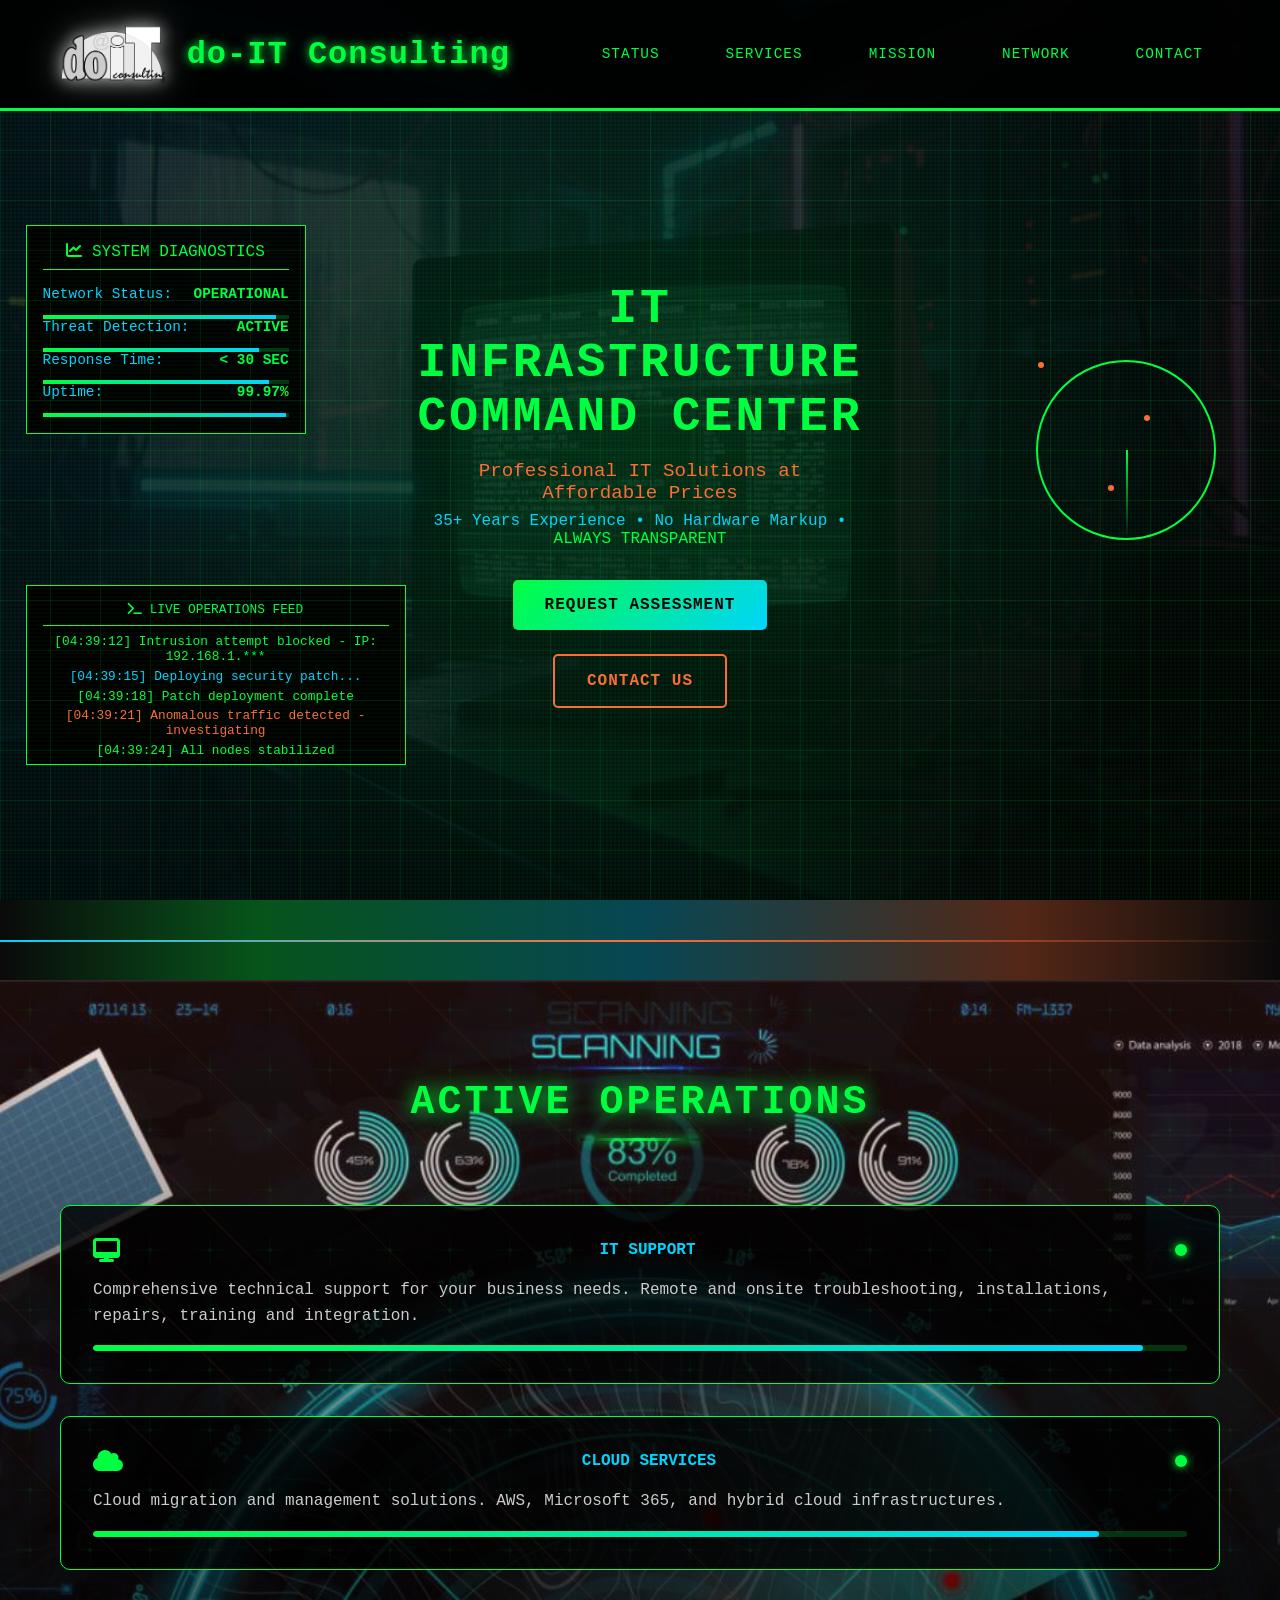
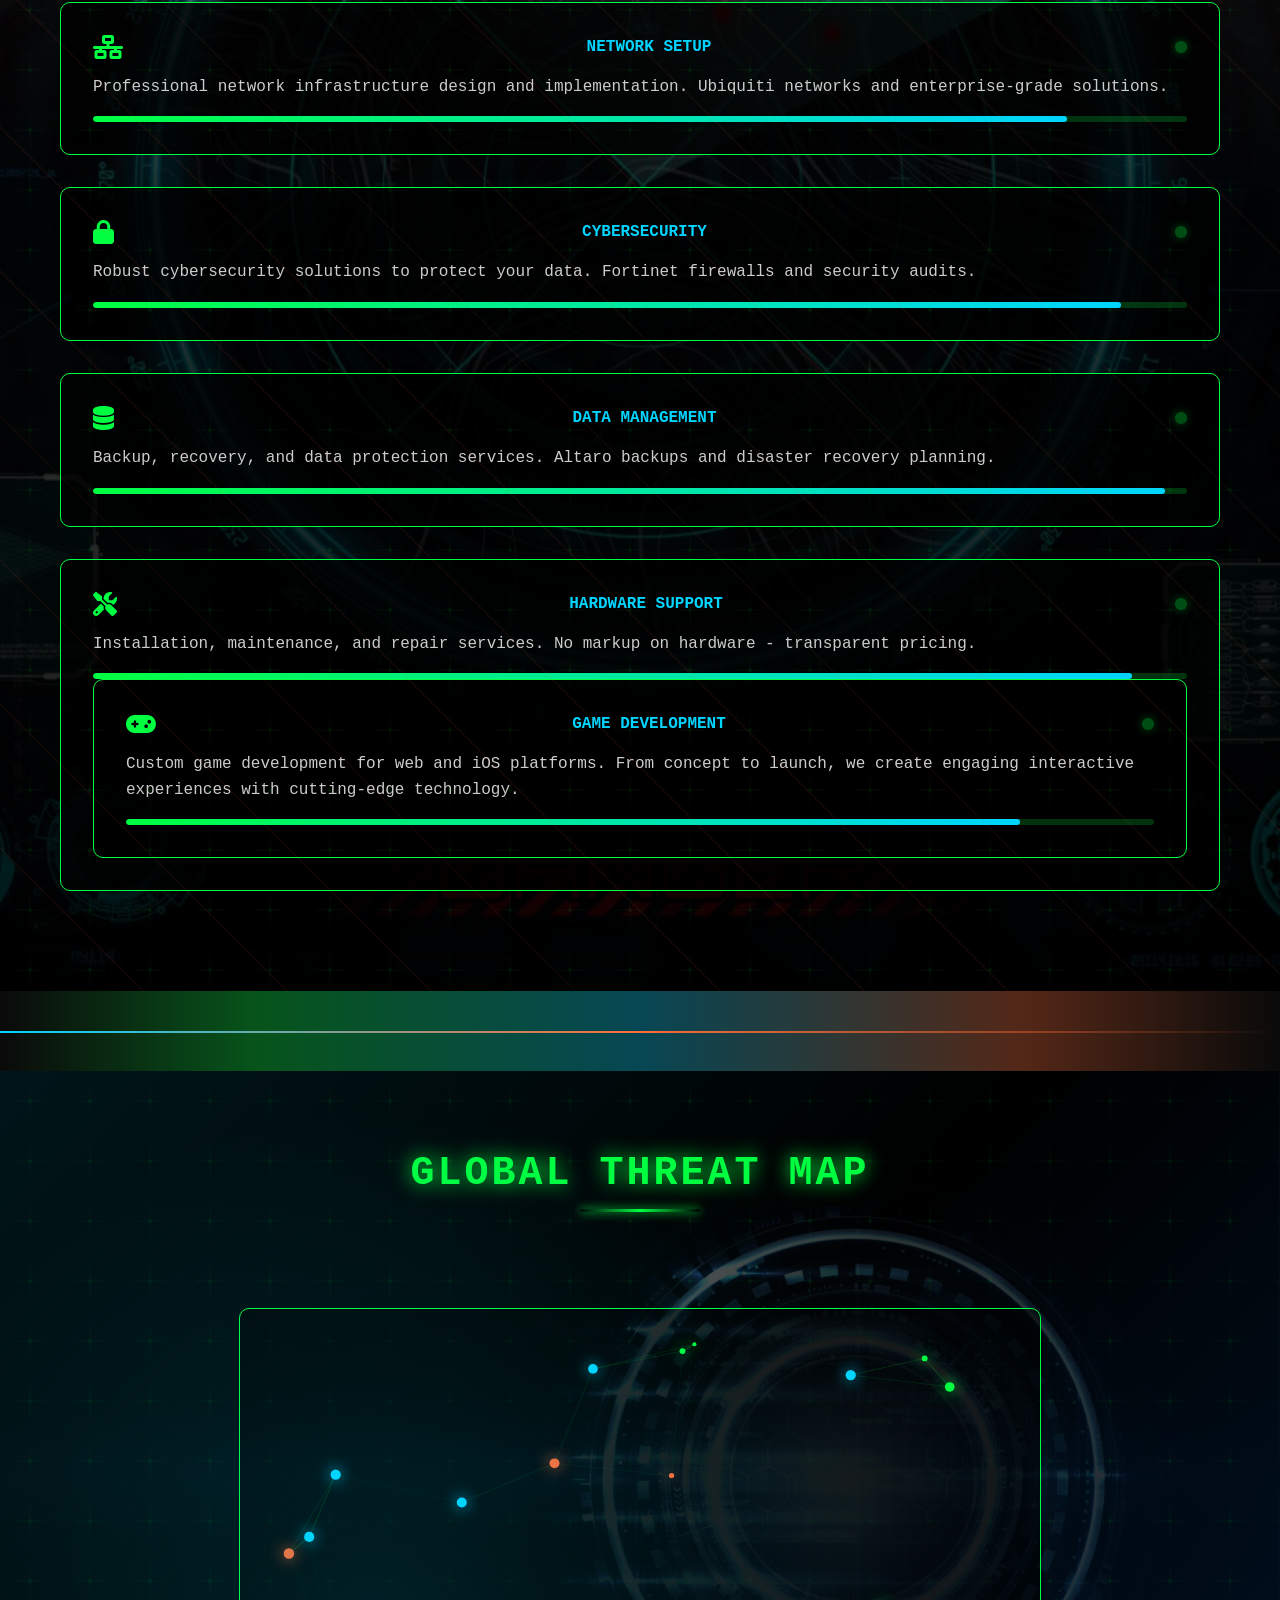
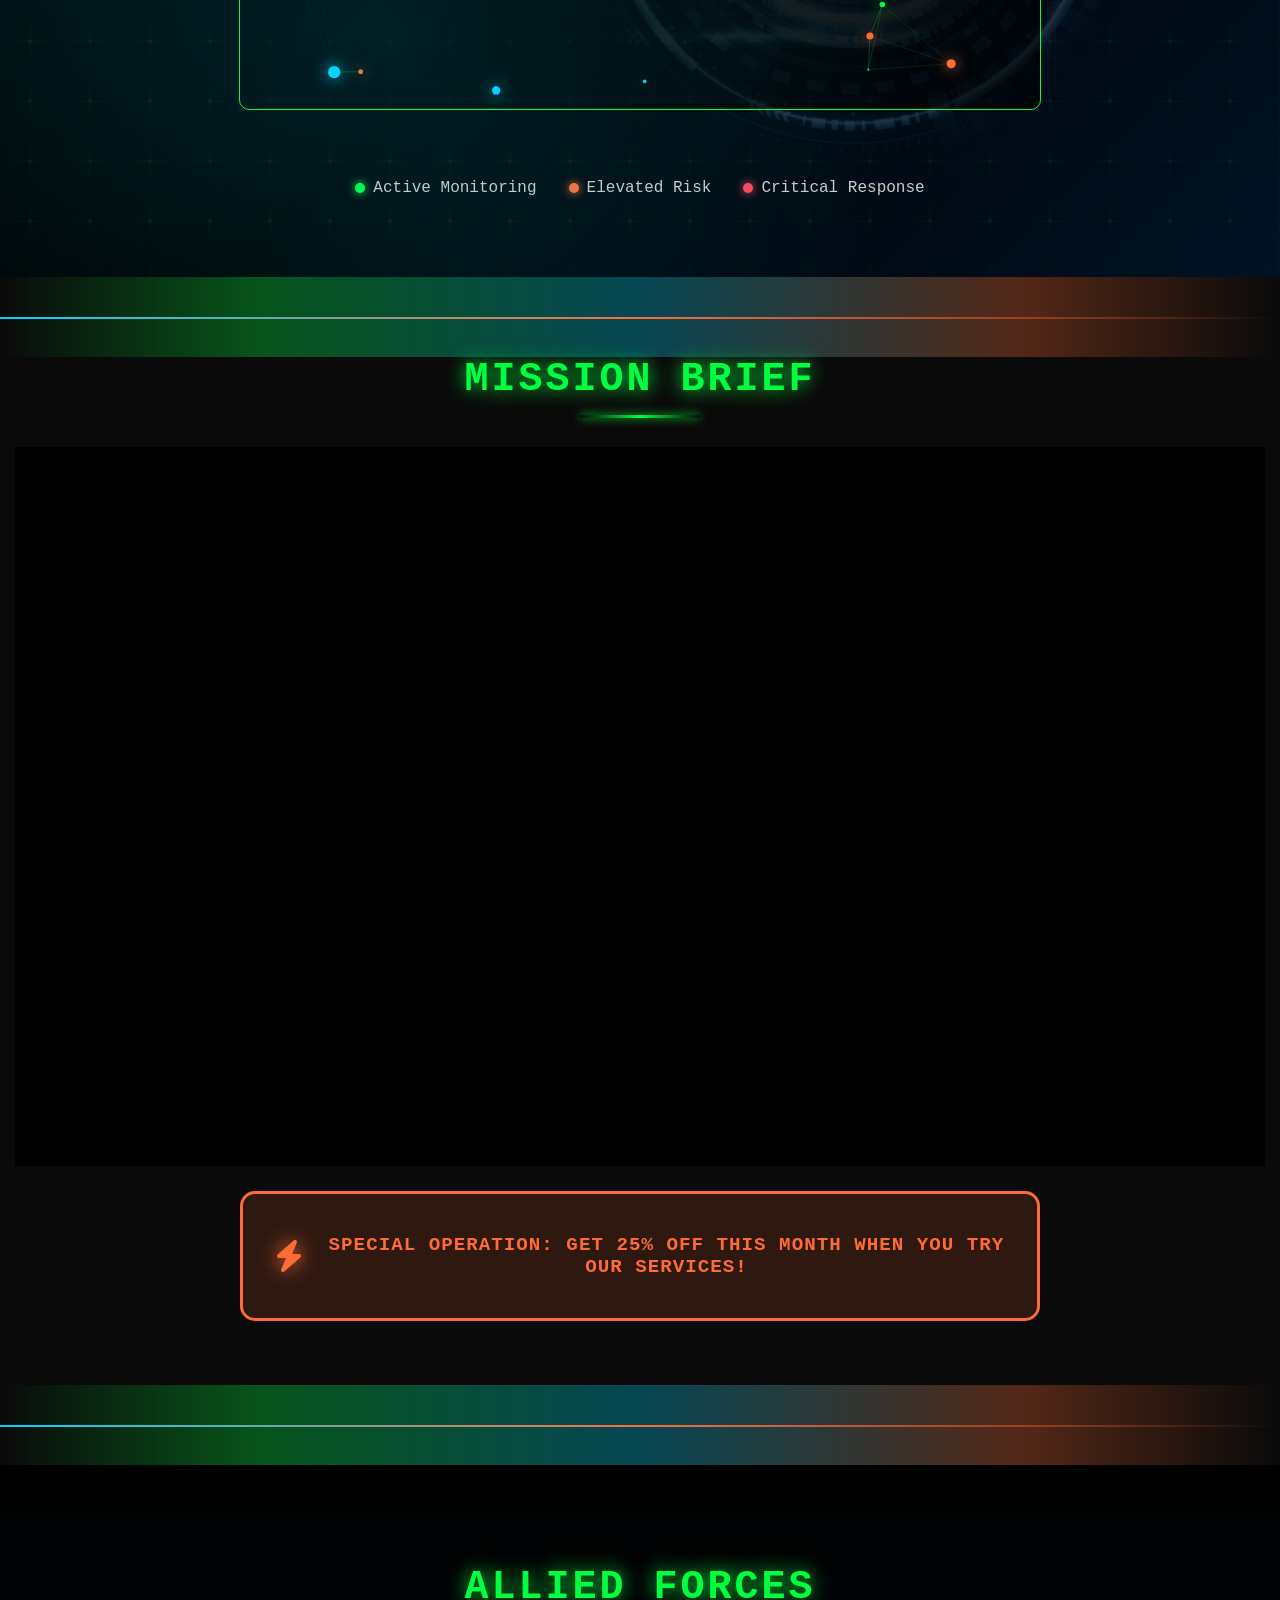
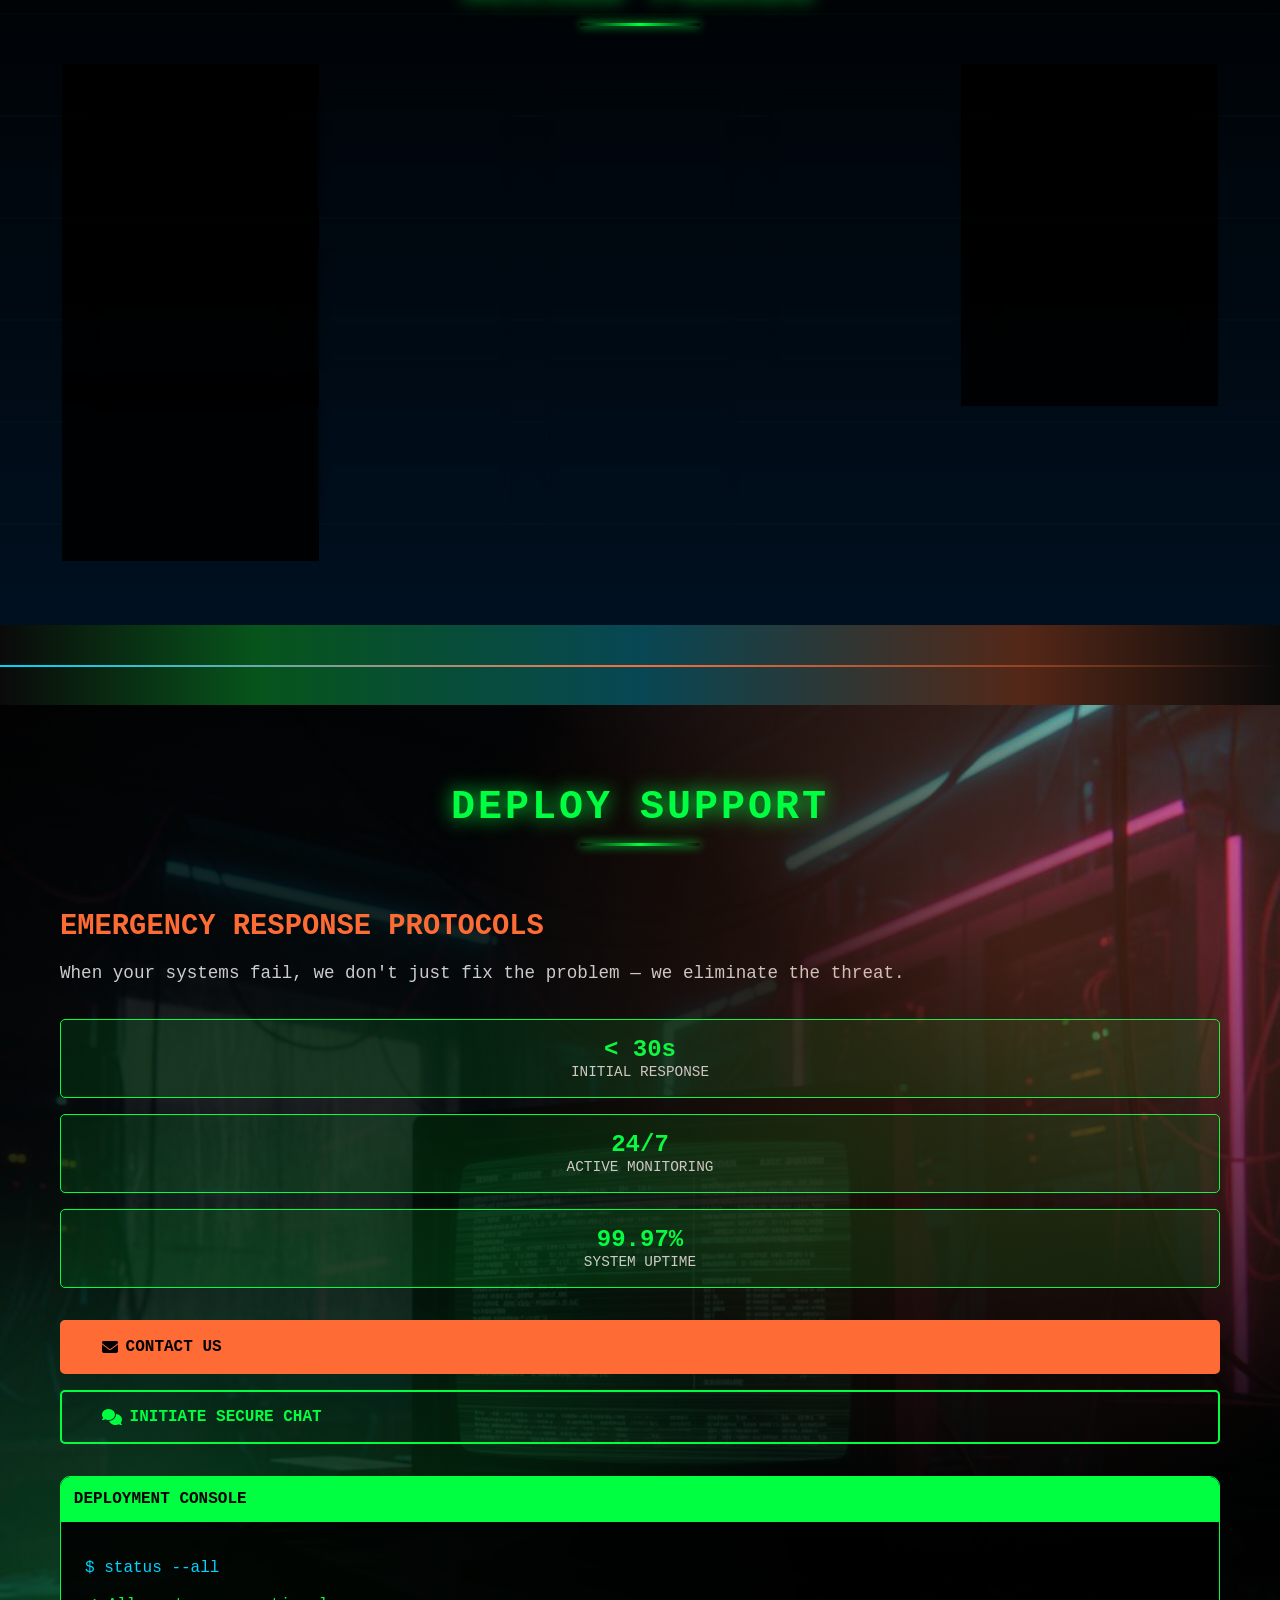
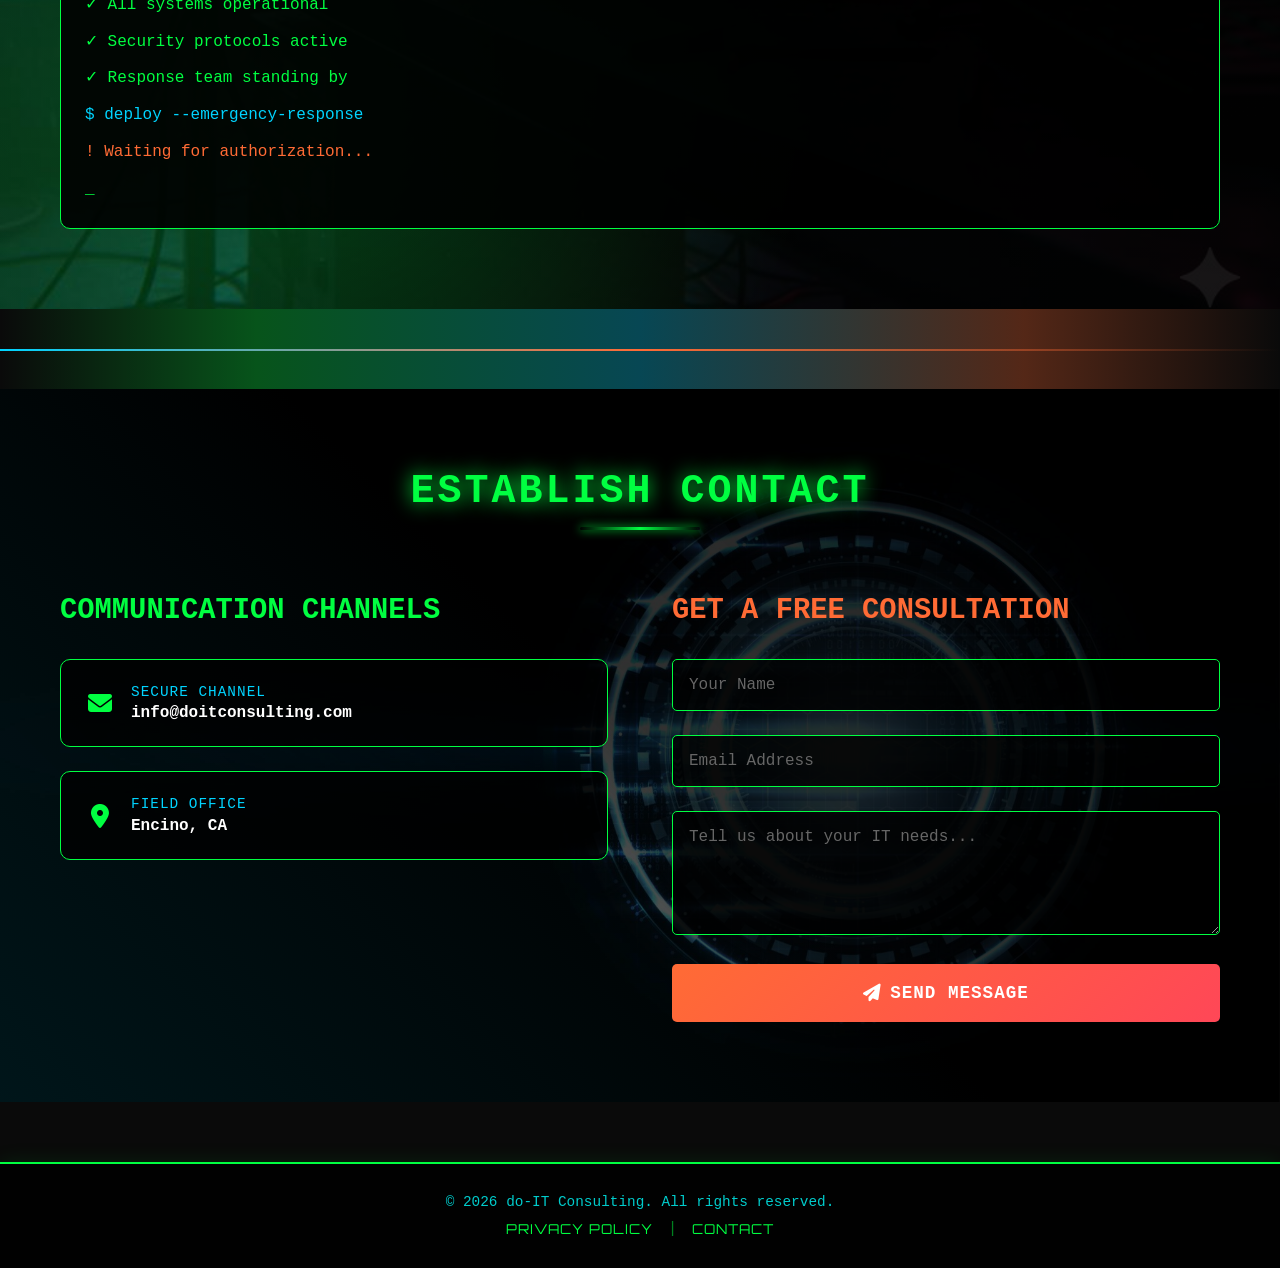
<file: index.html>
<!DOCTYPE html>
<html lang="en">
<head>
    <meta charset="UTF-8">
    <meta name="viewport" content="width=device-width, initial-scale=1.0">
    <title>do-IT | tech done RIGHT</title>
    <meta name="description" content="Professional IT consulting and managed services. 35+ years experience, no hardware markup, transparent pricing. Tech done right.">
    
    <!-- Fonts -->
    <link href="https://fonts.googleapis.com/css2?family=Orbitron:wght@400;700;900&family=Courier+Prime:wght@400;700&display=swap" rel="stylesheet">
    
    <!-- Icons -->
    <link rel="stylesheet" href="https://cdnjs.cloudflare.com/ajax/libs/font-awesome/6.4.0/css/all.min.css">
    
    <!-- Favicon -->
    <link rel="icon" href="data:image/svg+xml,<svg xmlns='http://www.w3.org/2000/svg' viewBox='0 0 32 32'><rect width='32' height='32' fill='%23000'/><text x='50%' y='50%' font-family='monospace' font-size='14' font-weight='bold' fill='%2300ff41' text-anchor='middle' dominant-baseline='middle'>IT</text></svg>" type="image/svg+xml">
    <link rel="shortcut icon" href="data:image/svg+xml,<svg xmlns='http://www.w3.org/2000/svg' viewBox='0 0 32 32'><rect width='32' height='32' fill='%23000'/><text x='50%' y='50%' font-family='monospace' font-size='14' font-weight='bold' fill='%2300ff41' text-anchor='middle' dominant-baseline='middle'>IT</text></svg>" type="image/svg+xml">
    
    <!-- VFX Stylesheet -->
    <link rel="stylesheet" href="css/vfx-style.css">
</head>
<body>
    <!-- Matrix Digital Rain Background -->
    <div class="matrix-rain" id="matrixRain"></div>
    
    <!-- Command Bar Navigation -->
    <nav class="navbar">
        <div class="nav-container">
            <a href="index.html" class="nav-logo">
                <img src="images/logo.png" alt="do-IT Consulting" class="logo-img">
                <span class="logo-text">do-IT Consulting</span>
            </a>
            <ul class="nav-menu">
                <li><a href="#status" class="nav-link">STATUS</a></li>
                <li><a href="#operations" class="nav-link">SERVICES</a></li>
                <li><a href="#mission" class="nav-link">MISSION</a></li>
                <li><a href="#threats" class="nav-link">NETWORK</a></li>
                <li><a href="#contact" class="nav-link">CONTACT</a></li>
            </ul>
            <div class="nav-toggle">
                <div class="hamburger">
                    <span class="bar"></span>
                    <span class="bar"></span>
                    <span class="bar"></span>
                </div>
            </div>
        </div>
    </nav>

    <!-- Hero Section - Command Center -->
    <section class="hero" id="status">
        <div class="glitch-effect"></div>
        <div class="digital-rain"></div>
        <div class="hero-content">
            <h1 class="hero-title">IT INFRASTRUCTURE COMMAND CENTER</h1>
            <p class="hero-subtitle">Professional IT Solutions at Affordable Prices</p>
            <p class="hero-status">35+ Years Experience • No Hardware Markup • <span style="color: #00ff41;">ALWAYS TRANSPARENT</span></p>
            <div class="hero-cta">
                <a href="#contact" class="cta-btn-primary">REQUEST ASSESSMENT</a>
                <a href="#contact" class="cta-btn-secondary">CONTACT US</a>
            </div>
        </div>

        <!-- Live System Stats -->
        <div class="stats-panel">
            <div class="stats-header">
                <i class="fas fa-chart-line"></i> SYSTEM DIAGNOSTICS
            </div>
            <div class="stat-item">
                <span class="stat-label">Network Status:</span>
                <span class="stat-value">OPERATIONAL</span>
            </div>
            <div class="stat-bar">
                <div class="stat-fill" style="width: 95%;"></div>
            </div>
            
            <div class="stat-item">
                <span class="stat-label">Threat Detection:</span>
                <span class="stat-value">ACTIVE</span>
            </div>
            <div class="stat-bar">
                <div class="stat-fill" style="width: 88%;"></div>
            </div>
            
            <div class="stat-item">
                <span class="stat-label">Response Time:</span>
                <span class="stat-value">< 30 SEC</span>
            </div>
            <div class="stat-bar">
                <div class="stat-fill" style="width: 92%;"></div>
            </div>
            
            <div class="stat-item">
                <span class="stat-label">Uptime:</span>
                <span class="stat-value">99.97%</span>
            </div>
            <div class="stat-bar">
                <div class="stat-fill" style="width: 99%;"></div>
            </div>
        </div>

        <!-- Radar Scanner -->
        <div class="radar-container">
            <div class="radar-circle">
                <div class="radar-sweep"></div>
                <div class="radar-dot"></div>
                <div class="radar-dot"></div>
                <div class="radar-dot"></div>
            </div>
        </div>

        <!-- Live Terminal Feed -->
        <div class="terminal">
            <div class="terminal-header">
                <i class="fas fa-terminal"></i> Live Operations Feed
            </div>
            <div class="terminal-content" id="terminalContent">
                <div class="terminal-line success">[04:39:12] Intrusion attempt blocked - IP: 192.168.1.***</div>
                <div class="terminal-line info">[04:39:15] Deploying security patch...</div>
                <div class="terminal-line success">[04:39:18] Patch deployment complete</div>
                <div class="terminal-line warning">[04:39:21] Anomalous traffic detected - investigating</div>
                <div class="terminal-line success">[04:39:24] All nodes stabilized</div>
                <div class="terminal-line info">[04:39:27] Backup verification in progress...</div>
                <div class="terminal-line success">[04:39:30] System integrity: 100%</div>
            </div>
        </div>
    </section>

    <!-- Section Separator -->
    <div class="section-separator"></div>

    <!-- Operations Section -->
    <section class="operations-section" id="operations">
        <div class="circuit-overlay"></div>
        <div class="container">
            <h2 class="section-title">ACTIVE OPERATIONS</h2>
            
            <div class="operations-grid">
                <div class="operation-card">
                    <div class="card-header">
                        <i class="fas fa-desktop"></i>
                        <span>IT SUPPORT</span>
                        <div class="status-indicator active"></div>
                    </div>
                    <div class="card-content">
                        <p>Comprehensive technical support for your business needs. Remote and onsite troubleshooting, installations, repairs, training and integration.</p>
                        <div class="progress-bar">
                            <div class="progress-fill" style="width: 96%;"></div>
                        </div>
                    </div>
                </div>

                <div class="operation-card">
                    <div class="card-header">
                        <i class="fas fa-cloud"></i>
                        <span>CLOUD SERVICES</span>
                        <div class="status-indicator active"></div>
                    </div>
                    <div class="card-content">
                        <p>Cloud migration and management solutions. AWS, Microsoft 365, and hybrid cloud infrastructures.</p>
                        <div class="progress-bar">
                            <div class="progress-fill" style="width: 92%;"></div>
                        </div>
                    </div>
                </div>

                <div class="operation-card">
                    <div class="card-header">
                        <i class="fas fa-network-wired"></i>
                        <span>NETWORK SETUP</span>
                        <div class="status-indicator active"></div>
                    </div>
                    <div class="card-content">
                        <p>Professional network infrastructure design and implementation. Ubiquiti networks and enterprise-grade solutions.</p>
                        <div class="progress-bar">
                            <div class="progress-fill" style="width: 89%;"></div>
                        </div>
                    </div>
                </div>

                <div class="operation-card">
                    <div class="card-header">
                        <i class="fas fa-lock"></i>
                        <span>CYBERSECURITY</span>
                        <div class="status-indicator active"></div>
                    </div>
                    <div class="card-content">
                        <p>Robust cybersecurity solutions to protect your data. Fortinet firewalls and security audits.</p>
                        <div class="progress-bar">
                            <div class="progress-fill" style="width: 94%;"></div>
                        </div>
                    </div>
                </div>

                <div class="operation-card">
                    <div class="card-header">
                        <i class="fas fa-database"></i>
                        <span>DATA MANAGEMENT</span>
                        <div class="status-indicator active"></div>
                    </div>
                    <div class="card-content">
                        <p>Backup, recovery, and data protection services. Altaro backups and disaster recovery planning.</p>
                        <div class="progress-bar">
                            <div class="progress-fill" style="width: 98%;"></div>
                        </div>
                    </div>
                </div>

                <div class="operation-card">
                    <div class="card-header">
                        <i class="fas fa-tools"></i>
                        <span>HARDWARE SUPPORT</span>
                        <div class="status-indicator active"></div>
                    </div>
                    <div class="card-content">
                        <p>Installation, maintenance, and repair services. No markup on hardware - transparent pricing.</p>
                        <div class="progress-bar">
                            <div class="progress-fill" style="width: 95%;"></div>
                        </div>
                    </div>

                <div class="operation-card">
                    <div class="card-header">
                        <i class="fas fa-gamepad"></i>
                        <span>GAME DEVELOPMENT</span>
                        <div class="status-indicator active"></div>
                    </div>
                    <div class="card-content">
                        <p>Custom game development for web and iOS platforms. From concept to launch, we create engaging interactive experiences with cutting-edge technology.</p>
                        <div class="progress-bar">
                            <div class="progress-fill" style="width: 87%;"></div>
                        </div>
                    </div>
                </div>
            </div>
        </div>
    </section>

    <!-- Section Separator -->
    <div class="section-separator"></div>

    <!-- Threat Map Section -->
    <section class="threat-map-section" id="threats">
        <div class="circuit-overlay"></div>
        <div class="container">
            <h2 class="section-title">GLOBAL THREAT MAP</h2>
            <div class="map-container">
                <canvas id="threatMap" width="800" height="400"></canvas>
                <div class="threat-legend">
                    <div class="legend-item">
                        <div class="legend-dot active"></div>
                        <span>Active Monitoring</span>
                    </div>
                    <div class="legend-item">
                        <div class="legend-dot warning"></div>
                        <span>Elevated Risk</span>
                    </div>
                    <div class="legend-item">
                        <div class="legend-dot critical"></div>
                        <span>Critical Response</span>
                    </div>
                </div>
            </div>
        </div>
    </section>

    <!-- Section Separator -->
    <div class="section-separator"></div>

    <!-- Mission Brief Section -->
    <section class="mission-section" id="mission">
        <div class="container">
            <h2 class="section-title">MISSION BRIEF</h2>
            
            <div class="mission-grid">
                <div class="mission-card">
                    <div class="card-icon">
                        <i class="fas fa-server"></i>
                    </div>
                    <h3>CONSULTING PROTOCOL</h3>
                    <p>Our flexible consultative approach guarantees that short-term or long-term, onsite or offsite, managed services, technical support, we can provide the professional resources you need. No matter what your staffing or IT challenge, do-IT's computer consulting services help you get the most out of your resources.</p>
                </div>

                <div class="mission-card">
                    <div class="card-icon">
                        <i class="fas fa-shield-alt"></i>
                    </div>
                    <h3>MANAGED OPERATIONS</h3>
                    <p>do-IT offers a full range of managed services, including remote monitoring, backup, and replication services, IT infrastructure management, managed customer IT environments, and on-site or remotely managed data storage and protection services.</p>
                </div>

                <div class="mission-card">
                    <div class="card-icon">
                        <i class="fas fa-star"></i>
                    </div>
                    <h3>OPERATIONAL ADVANTAGE</h3>
                    <p>We have over 35 years experience in the IT industry with key personnel from Microsoft, Apple, IBM and other leading companies. We believe in over-delivering and under-charging. We don't mark up hardware or 3rd party services. Our staff is highly presentable and socially capable.</p>
                </div>
            </div>

            <div class="promo-alert">
                <div class="alert-content">
                    <i class="fas fa-bolt"></i>
                    <span><strong>SPECIAL OPERATION:</strong> Get 25% off this month when you try our services!</span>
                </div>
            </div>
        </div>
    </section>

    <!-- Section Separator -->
    <div class="section-separator"></div>

    <!-- Allied Forces Section -->
    <section class="allies-section">
        <div class="container">
            <h2 class="section-title">ALLIED FORCES</h2>
            <div class="allies-grid">
                <div class="ally-badge">
                    <i class="fab fa-microsoft"></i>
                    <span>MICROSOFT</span>
                </div>
                <div class="ally-badge">
                    <i class="fab fa-apple"></i>
                    <span>APPLE</span>
                </div>
                <div class="ally-badge">
                    <i class="fab fa-aws"></i>
                    <span>AMAZON AWS</span>
                </div>
                <div class="ally-badge">
                    <i class="fas fa-shield-alt"></i>
                    <span>FORTINET</span>
                </div>
                <div class="ally-badge">
                    <i class="fas fa-wifi"></i>
                    <span>UBIQUITI</span>
                </div>
                <div class="ally-badge">
                    <i class="fas fa-desktop"></i>
                    <span>NINJARMM</span>
                </div>
                <div class="ally-badge">
                    <i class="fas fa-database"></i>
                    <span>ALTARO</span>
                </div>
                <div class="ally-badge">
                    <i class="fas fa-shield-virus"></i>
                    <span>SENTINELONE</span>
                </div>
                <div class="ally-badge">
                    <i class="fas fa-store"></i>
                    <span>PAX8</span>
                </div>
                <div class="ally-badge">
                    <i class="fas fa-brain"></i>
                    <span>ANTHROPIC</span>
                </div>
                <div class="ally-badge">
                    <i class="fas fa-search"></i>
                    <span>SEEDANCE 2.0</span>
                </div>
                <div class="ally-badge">
                    <i class="fab fa-unity"></i>
                    <span>UNITY</span>
                </div>
                                <div class="ally-badge">
                    <i class="fas fa-fire-alt"></i>
                    <span>SONICWALL</span>
                </div>
            </div>
        </div>
    </section>

    <!-- Section Separator -->
    <div class="section-separator"></div>

    <!-- Deploy Support Section -->
    <section class="deploy-section" id="deploy">
        <div class="container">
            <h2 class="section-title">DEPLOY SUPPORT</h2>
            
            <div class="deploy-content">
                <div class="deploy-info">
                    <h3>EMERGENCY RESPONSE PROTOCOLS</h3>
                    <p>When your systems fail, we don't just fix the problem — we eliminate the threat.</p>
                    
                    <div class="response-metrics">
                        <div class="metric">
                            <span class="metric-value">&lt; 30s</span>
                            <span class="metric-label">Initial Response</span>
                        </div>
                        <div class="metric">
                            <span class="metric-value">24/7</span>
                            <span class="metric-label">Active Monitoring</span>
                        </div>
                        <div class="metric">
                            <span class="metric-value">99.97%</span>
                            <span class="metric-label">System Uptime</span>
                        </div>
                    </div>

                    <div class="contact-methods">
                        <a href="#contact" class="contact-btn primary">
                            <i class="fas fa-envelope"></i>
                            CONTACT US
                        </a>
                        <a href="#contact" class="contact-btn secondary" id="initiateChatBtn">
                            <i class="fas fa-comments"></i>
                            INITIATE SECURE CHAT
                        </a>
                    </div>
                </div>

                <div class="deploy-terminal">
                    <div class="terminal-window">
                        <div class="terminal-header">DEPLOYMENT CONSOLE</div>
                        <div class="terminal-body">
                            <div class="command-line">$ status --all</div>
                            <div class="output-line success">✓ All systems operational</div>
                            <div class="output-line success">✓ Security protocols active</div>
                            <div class="output-line success">✓ Response team standing by</div>
                            <div class="command-line">$ deploy --emergency-response</div>
                            <div class="output-line warning">! Waiting for authorization...</div>
                            <div class="cursor-blink">_</div>
                        </div>
                    </div>
                </div>
            </div>
        </div>
    </section>

    <!-- Section Separator -->
    <div class="section-separator"></div>

    <!-- Contact Protocols Section -->
    <section class="contact-section" id="contact">
        <div class="container">
            <h2 class="section-title">ESTABLISH CONTACT</h2>
            
            <div class="contact-grid">
                <div class="contact-info">
                    <h3>COMMUNICATION CHANNELS</h3>
                    <div class="contact-methods-list">
                        <div class="contact-method">
                            <i class="fas fa-envelope"></i>
                            <div class="method-details">
                                <span class="method-label">SECURE CHANNEL</span>
                                <a href="mailto:info@doitconsulting.com" class="method-value">info@doitconsulting.com</a>
                            </div>
                        </div>
                        <div class="contact-method">
                            <i class="fas fa-map-marker-alt"></i>
                            <div class="method-details">
                                <span class="method-label">FIELD OFFICE</span>
                                <span class="method-value">Encino, CA</span>
                            </div>
                        </div>
                    </div>
                </div>
                
                <div class="contact-form-container">
                    <h3>Get a Free Consultation</h3>
                    <form class="cyber-form" action="#" method="POST">
                        <div class="form-group">
                            <input type="text" name="name" placeholder="Your Name" required>
                        </div>
                        <div class="form-group">
                            <input type="email" name="email" placeholder="Email Address" required>
                        </div>
                        <div class="form-group">
                            <textarea name="message" placeholder="Tell us about your IT needs..." rows="5" required></textarea>
                        </div>
                        <button type="submit" class="submit-btn-cyber">
                            <i class="fas fa-paper-plane"></i>
                            Send Message
                        </button>
                    </form>
                </div>
            </div>
        </div>
    </section>

    <!-- Footer -->
    <footer class="site-footer">
        <div class="footer-content">
            <p>&copy; 2026 do-IT Consulting. All rights reserved.</p>
            <div class="footer-links">
                <a href="privacy-policy.html" class="footer-link">PRIVACY POLICY</a>
                <span class="separator">|</span>
                <a href="#contact" class="footer-link">CONTACT</a>
            </div>
        </div>
    </footer>

    <!-- VFX JavaScript -->
    <script src="js/vfx-script.js"></script>
</body>
</html>
</file>
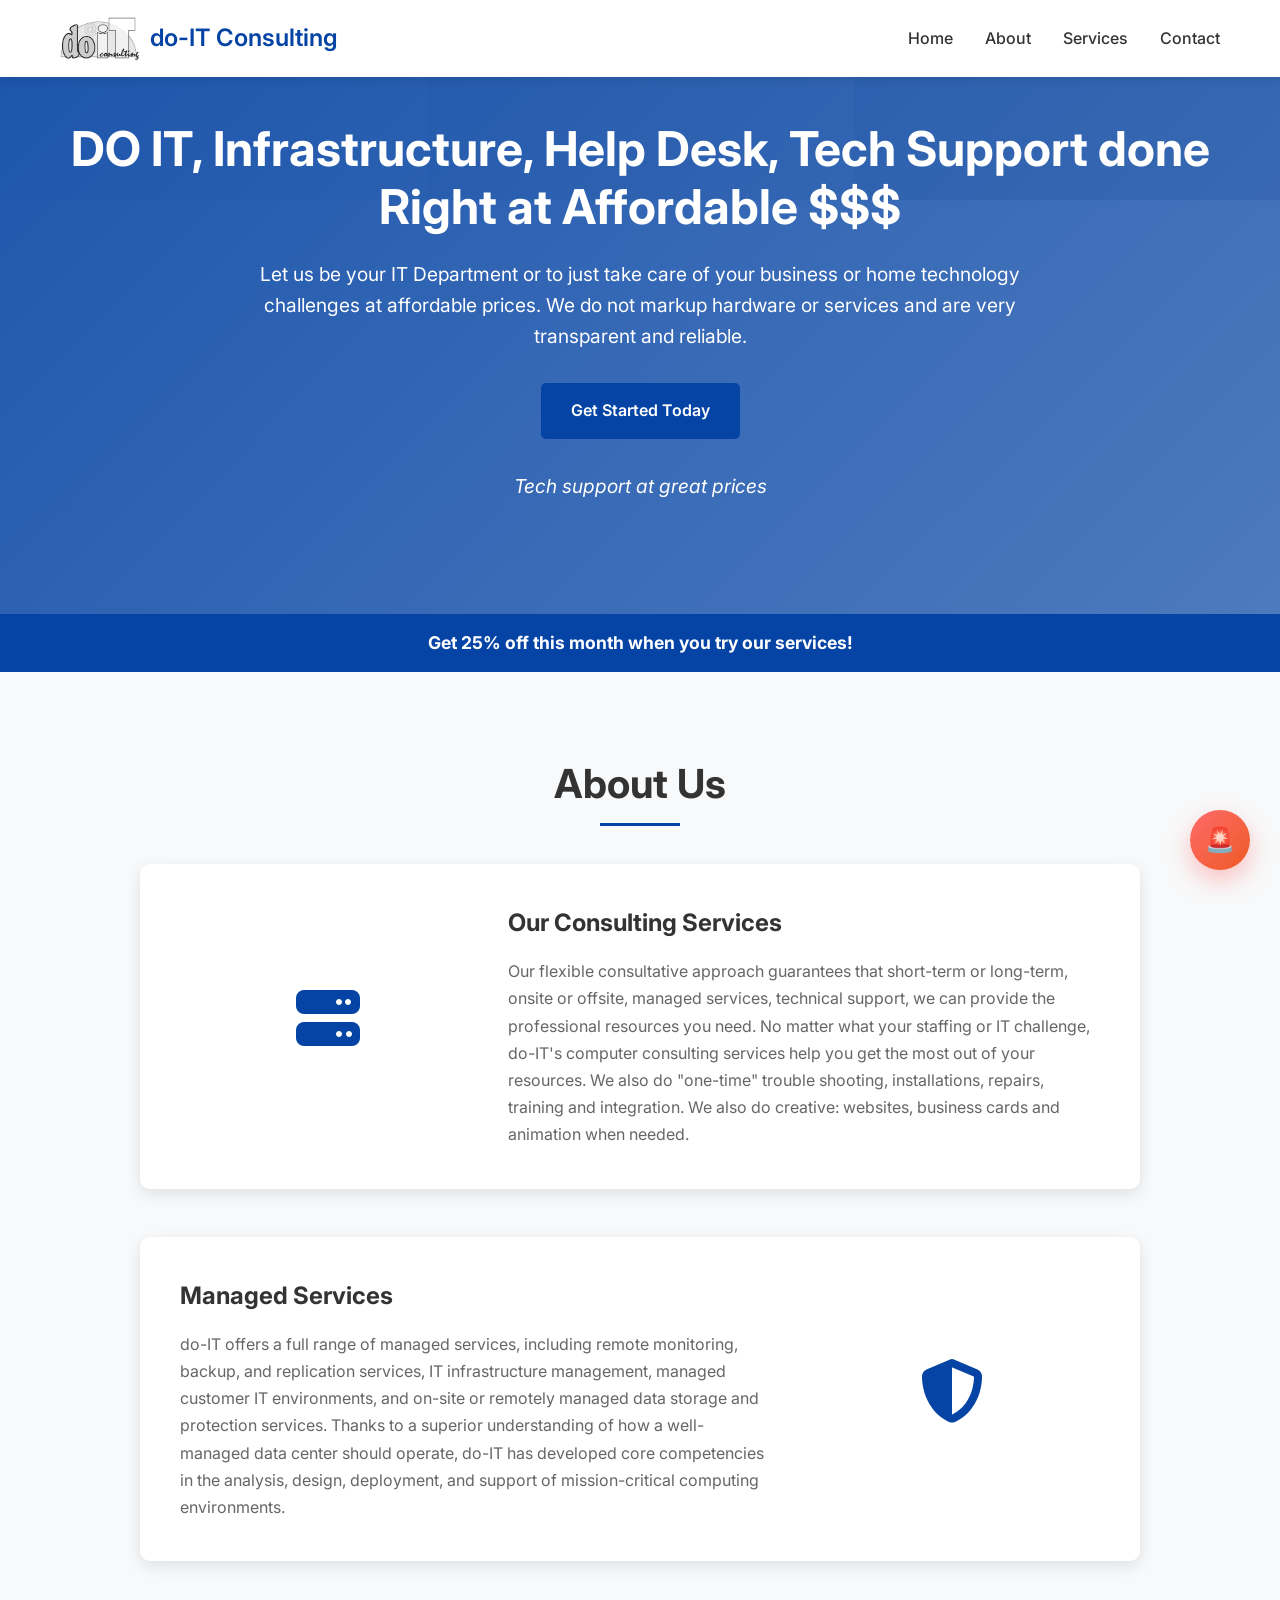
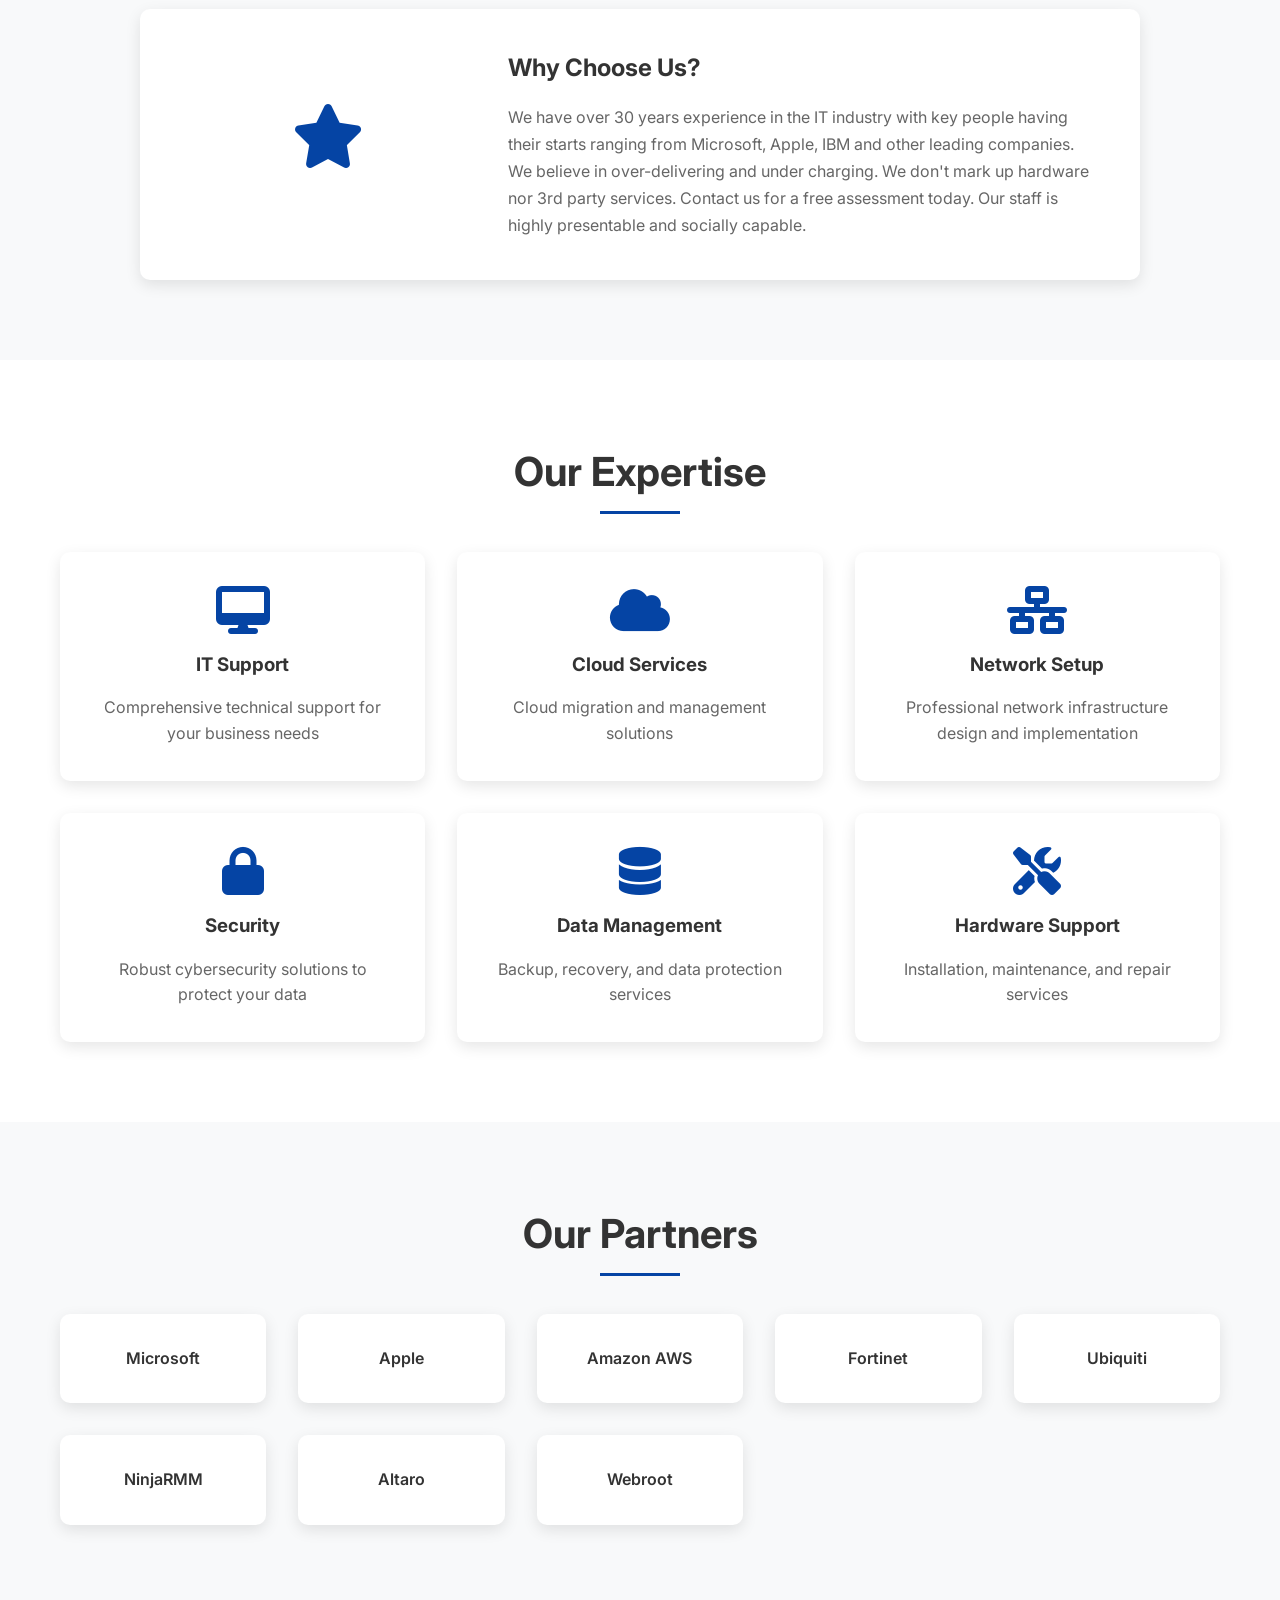
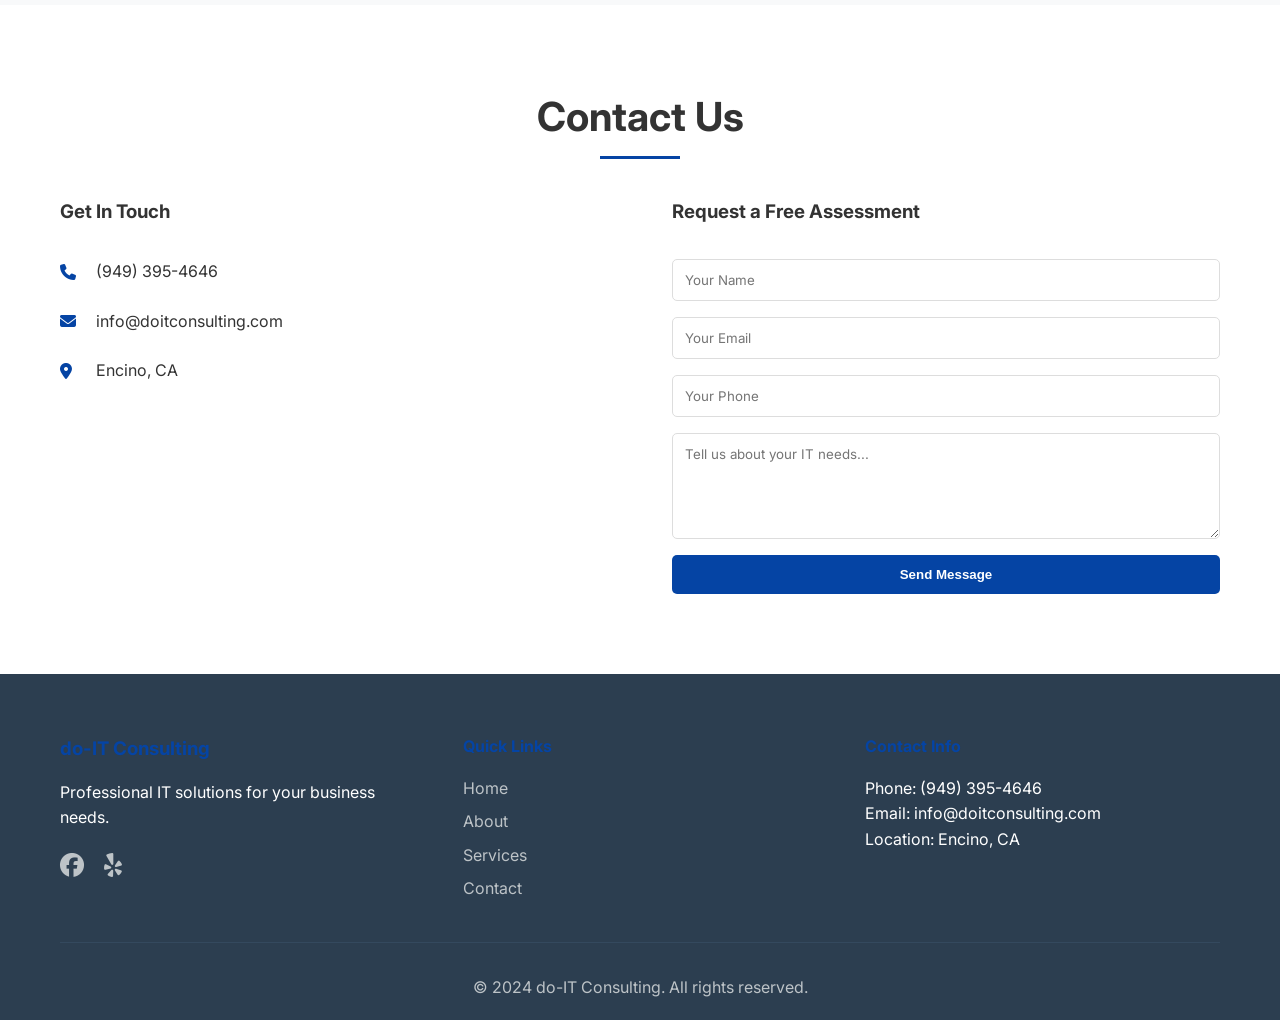
<file: index-backup.html>
<!DOCTYPE html>
<html lang="en">
<head>
    <meta charset="UTF-8">
    <meta name="viewport" content="width=device-width, initial-scale=1.0">
    <title>DO IT CONSULTING</title>
    <meta name="description" content="Let us be your IT department! Computer Consulting & Tech Support done right the first time! Don't pay twice for a fix, ever. No markups on Hardware or 3rd party services.">
    <meta name="author" content="DO IT CONSULTING">
    
    <!-- Google Fonts -->
    <link href="https://fonts.googleapis.com/css2?family=Inter:wght@300;400;500;600;700&display=swap" rel="stylesheet">
    
    <!-- Font Awesome for icons -->
    <link rel="stylesheet" href="https://cdnjs.cloudflare.com/ajax/libs/font-awesome/6.4.0/css/all.min.css">
    
    <!-- Favicon -->
    <link rel="icon" href="images/favicon.png" type="image/png">
    <link rel="shortcut icon" href="images/favicon.png" type="image/png">
    <link rel="apple-touch-icon" href="images/favicon.png">
    
    <link rel="stylesheet" href="css/style.css">
</head>
<body>
    <!-- Navigation -->
    <nav class="navbar">
        <div class="nav-container">
            <div class="nav-logo">
                <img src="images/logo.png" alt="do-IT Consulting" class="logo-img">
                <span class="logo-text">do-IT Consulting</span>
            </div>
            <ul class="nav-menu">
                <li class="nav-item">
                    <a href="#home" class="nav-link">Home</a>
                </li>
                <li class="nav-item">
                    <a href="#about" class="nav-link">About</a>
                </li>
                <li class="nav-item">
                    <a href="#services" class="nav-link">Services</a>
                </li>
                <li class="nav-item">
                    <a href="#contact" class="nav-link">Contact</a>
                </li>
            </ul>
            <div class="hamburger">
                <span class="bar"></span>
                <span class="bar"></span>
                <span class="bar"></span>
            </div>
        </div>
    </nav>

    <!-- Hero Section -->
    <section id="home" class="hero">
        <div class="hero-container">
            <div class="hero-content">
                <h1>DO IT, Infrastructure, Help Desk, Tech Support done Right at Affordable $$$</h1>
                <p>Let us be your IT Department or to just take care of your business or home technology challenges at affordable prices. We do not markup hardware or services and are very transparent and reliable.</p>
                <a href="#contact" class="cta-button">Get Started Today</a>
                <div class="hero-tagline">
                    <p>Tech support at great prices</p>
                </div>
            </div>
        </div>
    </section>

    <!-- Promotion Banner -->
    <section class="promo-banner">
        <div class="container">
            <p><strong>Get 25% off this month when you try our services!</strong></p>
        </div>
    </section>

    <!-- About Section -->
    <section id="about" class="about">
        <div class="container">
            <h2 class="section-title">About Us</h2>
            
            <div class="about-grid">
                <div class="about-item">
                    <div class="about-image">
                        <i class="fas fa-server"></i>
                    </div>
                    <div class="about-content">
                        <h3>Our Consulting Services</h3>
                        <p>Our flexible consultative approach guarantees that short-term or long-term, onsite or offsite, managed services, technical support, we can provide the professional resources you need. No matter what your staffing or IT challenge, do-IT's computer consulting services help you get the most out of your resources. We also do "one-time" trouble shooting, installations, repairs, training and integration. We also do creative: websites, business cards and animation when needed.</p>
                    </div>
                </div>

                <div class="about-item">
                    <div class="about-image">
                        <i class="fas fa-shield-alt"></i>
                    </div>
                    <div class="about-content">
                        <h3>Managed Services</h3>
                        <p>do-IT offers a full range of managed services, including remote monitoring, backup, and replication services, IT infrastructure management, managed customer IT environments, and on-site or remotely managed data storage and protection services. Thanks to a superior understanding of how a well-managed data center should operate, do-IT has developed core competencies in the analysis, design, deployment, and support of mission-critical computing environments.</p>
                    </div>
                </div>

                <div class="about-item">
                    <div class="about-image">
                        <i class="fas fa-star"></i>
                    </div>
                    <div class="about-content">
                        <h3>Why Choose Us?</h3>
                        <p>We have over 30 years experience in the IT industry with key people having their starts ranging from Microsoft, Apple, IBM and other leading companies. We believe in over-delivering and under charging. We don't mark up hardware nor 3rd party services. Contact us for a free assessment today. Our staff is highly presentable and socially capable.</p>
                    </div>
                </div>
            </div>
        </div>
    </section>

    <!-- Services Section -->
    <section id="services" class="services">
        <div class="container">
            <h2 class="section-title">Our Expertise</h2>
            <div class="services-grid">
                <div class="service-card">
                    <i class="fas fa-desktop"></i>
                    <h3>IT Support</h3>
                    <p>Comprehensive technical support for your business needs</p>
                </div>
                <div class="service-card">
                    <i class="fas fa-cloud"></i>
                    <h3>Cloud Services</h3>
                    <p>Cloud migration and management solutions</p>
                </div>
                <div class="service-card">
                    <i class="fas fa-network-wired"></i>
                    <h3>Network Setup</h3>
                    <p>Professional network infrastructure design and implementation</p>
                </div>
                <div class="service-card">
                    <i class="fas fa-lock"></i>
                    <h3>Security</h3>
                    <p>Robust cybersecurity solutions to protect your data</p>
                </div>
                <div class="service-card">
                    <i class="fas fa-database"></i>
                    <h3>Data Management</h3>
                    <p>Backup, recovery, and data protection services</p>
                </div>
                <div class="service-card">
                    <i class="fas fa-tools"></i>
                    <h3>Hardware Support</h3>
                    <p>Installation, maintenance, and repair services</p>
                </div>
            </div>
        </div>
    </section>

    <!-- Partners Section -->
    <section class="partners">
        <div class="container">
            <h2 class="section-title">Our Partners</h2>
            <div class="partners-grid">
                <div class="partner-item">Microsoft</div>
                <div class="partner-item">Apple</div>
                <div class="partner-item">Amazon AWS</div>
                <div class="partner-item">Fortinet</div>
                <div class="partner-item">Ubiquiti</div>
                <div class="partner-item">NinjaRMM</div>
                <div class="partner-item">Altaro</div>
                <div class="partner-item">Webroot</div>
            </div>
        </div>
    </section>

    <!-- Contact Section -->
    <section id="contact" class="contact">
        <div class="container">
            <h2 class="section-title">Contact Us</h2>
            <div class="contact-content">
                <div class="contact-info">
                    <h3>Get In Touch</h3>
                    <div class="contact-item">
                        <i class="fas fa-phone"></i>
                        <a href="tel:+19493954646">(949) 395-4646</a>
                    </div>
                    <div class="contact-item">
                        <i class="fas fa-envelope"></i>
                        <a href="mailto:info@doitconsulting.com">info@doitconsulting.com</a>
                    </div>
                    <div class="contact-item">
                        <i class="fas fa-map-marker-alt"></i>
                        <span>Encino, CA</span>
                    </div>
                </div>
                
                <div class="contact-form">
                    <h3>Request a Free Assessment</h3>
                    <form action="#" method="POST">
                        <input type="text" name="name" placeholder="Your Name" required>
                        <input type="email" name="email" placeholder="Your Email" required>
                        <input type="tel" name="phone" placeholder="Your Phone" required>
                        <textarea name="message" placeholder="Tell us about your IT needs..." rows="5" required></textarea>
                        <button type="submit" class="submit-btn">Send Message</button>
                    </form>
                </div>
            </div>
        </div>
    </section>

    <!-- Footer -->
    <footer class="footer">
        <div class="container">
            <div class="footer-content">
                <div class="footer-section">
                    <h3>do-IT Consulting</h3>
                    <p>Professional IT solutions for your business needs.</p>
                    <div class="social-links">
                        <a href="https://www.facebook.com/157916068102041" target="_blank"><i class="fab fa-facebook"></i></a>
                        <a href="https://www.yelp.com/biz/ImltOQSl9S2wxxhmaAdL4w" target="_blank"><i class="fab fa-yelp"></i></a>
                    </div>
                </div>
                <div class="footer-section">
                    <h4>Quick Links</h4>
                    <ul>
                        <li><a href="#home">Home</a></li>
                        <li><a href="#about">About</a></li>
                        <li><a href="#services">Services</a></li>
                        <li><a href="#contact">Contact</a></li>
                    </ul>
                </div>
                <div class="footer-section">
                    <h4>Contact Info</h4>
                    <p>Phone: (949) 395-4646</p>
                    <p>Email: info@doitconsulting.com</p>
                    <p>Location: Encino, CA</p>
                </div>
            </div>
            <div class="footer-bottom">
                <p>&copy; 2024 do-IT Consulting. All rights reserved.</p>
            </div>
        </div>
    </footer>

    <!-- Floating Action Button -->
    <div class="floating-btn" id="urgentBtn">
        🚨
    </div>

    <!-- Popup Modal -->
    <div class="popup-overlay" id="popupOverlay">
        <div class="popup-modal">
            <button class="popup-close" id="popupClose">&times;</button>
            <h2 class="popup-title">🚨 For URGENT Tech Needs</h2>
            <p class="popup-text">Call us now and let us know what you need - we'll get right back to you!</p>
            <a href="tel:+19493954646" class="popup-phone">(949) 395-4646</a>
            <a href="tel:+19493954646" class="popup-btn">Call Now</a>
            <a href="#contact" class="popup-btn" id="popupContact">Email Us</a>
        </div>
    </div>

    <script src="js/script.js"></script>
</body>
</html>
</file>
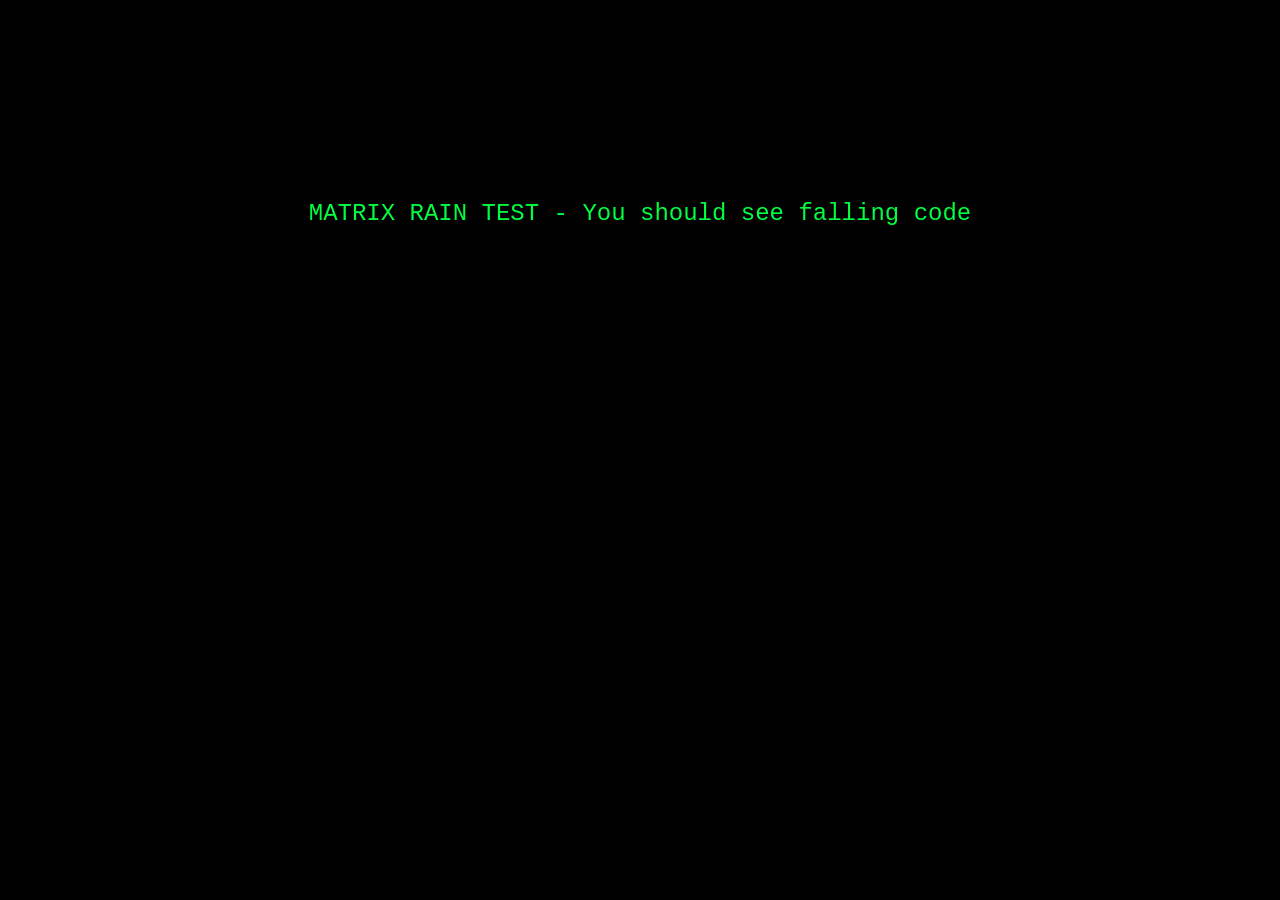
<file: matrix-test.html>
<!DOCTYPE html>
<html>
<head>
    <title>Matrix Rain Test</title>
    <style>
        body {
            margin: 0;
            padding: 0;
            background: #000;
            height: 100vh;
            overflow: hidden;
        }
        .matrix-rain {
            position: fixed;
            top: 0;
            left: 0;
            width: 100%;
            height: 100%;
            pointer-events: none;
            z-index: 1;
            overflow: hidden;
        }
        .matrix-column {
            position: absolute;
            top: -100%;
            color: #00ff41;
            font-family: 'Courier New', monospace;
            font-size: 12px;
            line-height: 12px;
            white-space: nowrap;
            text-shadow: 0 0 5px #00ff41;
            animation: matrix-fall linear infinite;
            opacity: 0.7;
        }
        .matrix-column.bright {
            color: #ffffff;
            text-shadow: 0 0 10px #00ff41;
            opacity: 1;
        }
        @keyframes matrix-fall {
            0% { 
                transform: translateY(-100vh);
                opacity: 0;
            }
            10% {
                opacity: 0.7;
            }
            90% {
                opacity: 0.7;
            }
            100% { 
                transform: translateY(100vh);
                opacity: 0;
            }
        }
        .test-text {
            position: relative;
            z-index: 10;
            color: #00ff41;
            text-align: center;
            padding-top: 200px;
            font-family: 'Courier New', monospace;
            font-size: 24px;
        }
    </style>
</head>
<body>
    <div class="matrix-rain" id="matrixRain"></div>
    <div class="test-text">MATRIX RAIN TEST - You should see falling code</div>
    
    <script>
        function createMatrixRain() {
            const matrixContainer = document.getElementById('matrixRain');
            const chars = 'ABCDEFGHIJKLMNOPQRSTUVWXYZabcdefghijklmnopqrstuvwxyz0123456789!@#$%^&*()_+-=[]{}|;:,.<>?`~';
            const katakana = 'アァカサタナハマヤャラワガザダバパイィキシチニヒミリヰギジヂビピウゥクスツヌフムユュルグズブヅプエェケセテネヘメレヱゲゼデベペオォコソトノホモヨョロヲゴゾドボポヴッン';
            
            const alphabet = chars + katakana;
            
            function createColumn() {
                const column = document.createElement('div');
                column.className = 'matrix-column';
                
                column.style.left = Math.random() * window.innerWidth + 'px';
                
                const duration = Math.random() * 5 + 3;
                column.style.animationDuration = duration + 's';
                column.style.animationDelay = Math.random() * 2 + 's';
                
                let text = '';
                const length = Math.floor(Math.random() * 20) + 10;
                for (let i = 0; i < length; i++) {
                    text += alphabet[Math.floor(Math.random() * alphabet.length)] + '\n';
                }
                column.textContent = text;
                
                if (Math.random() > 0.85) {
                    column.classList.add('bright');
                }
                
                matrixContainer.appendChild(column);
                
                setTimeout(() => {
                    if (column.parentNode) {
                        column.parentNode.removeChild(column);
                    }
                }, (duration + 2) * 1000);
            }
            
            // Create initial columns
            for (let i = 0; i < 20; i++) {
                setTimeout(createColumn, Math.random() * 2000);
            }
            
            setInterval(createColumn, 150);
        }
        
        document.addEventListener('DOMContentLoaded', createMatrixRain);
        console.log('Matrix rain test loaded');
    </script>
</body>
</html>
</file>
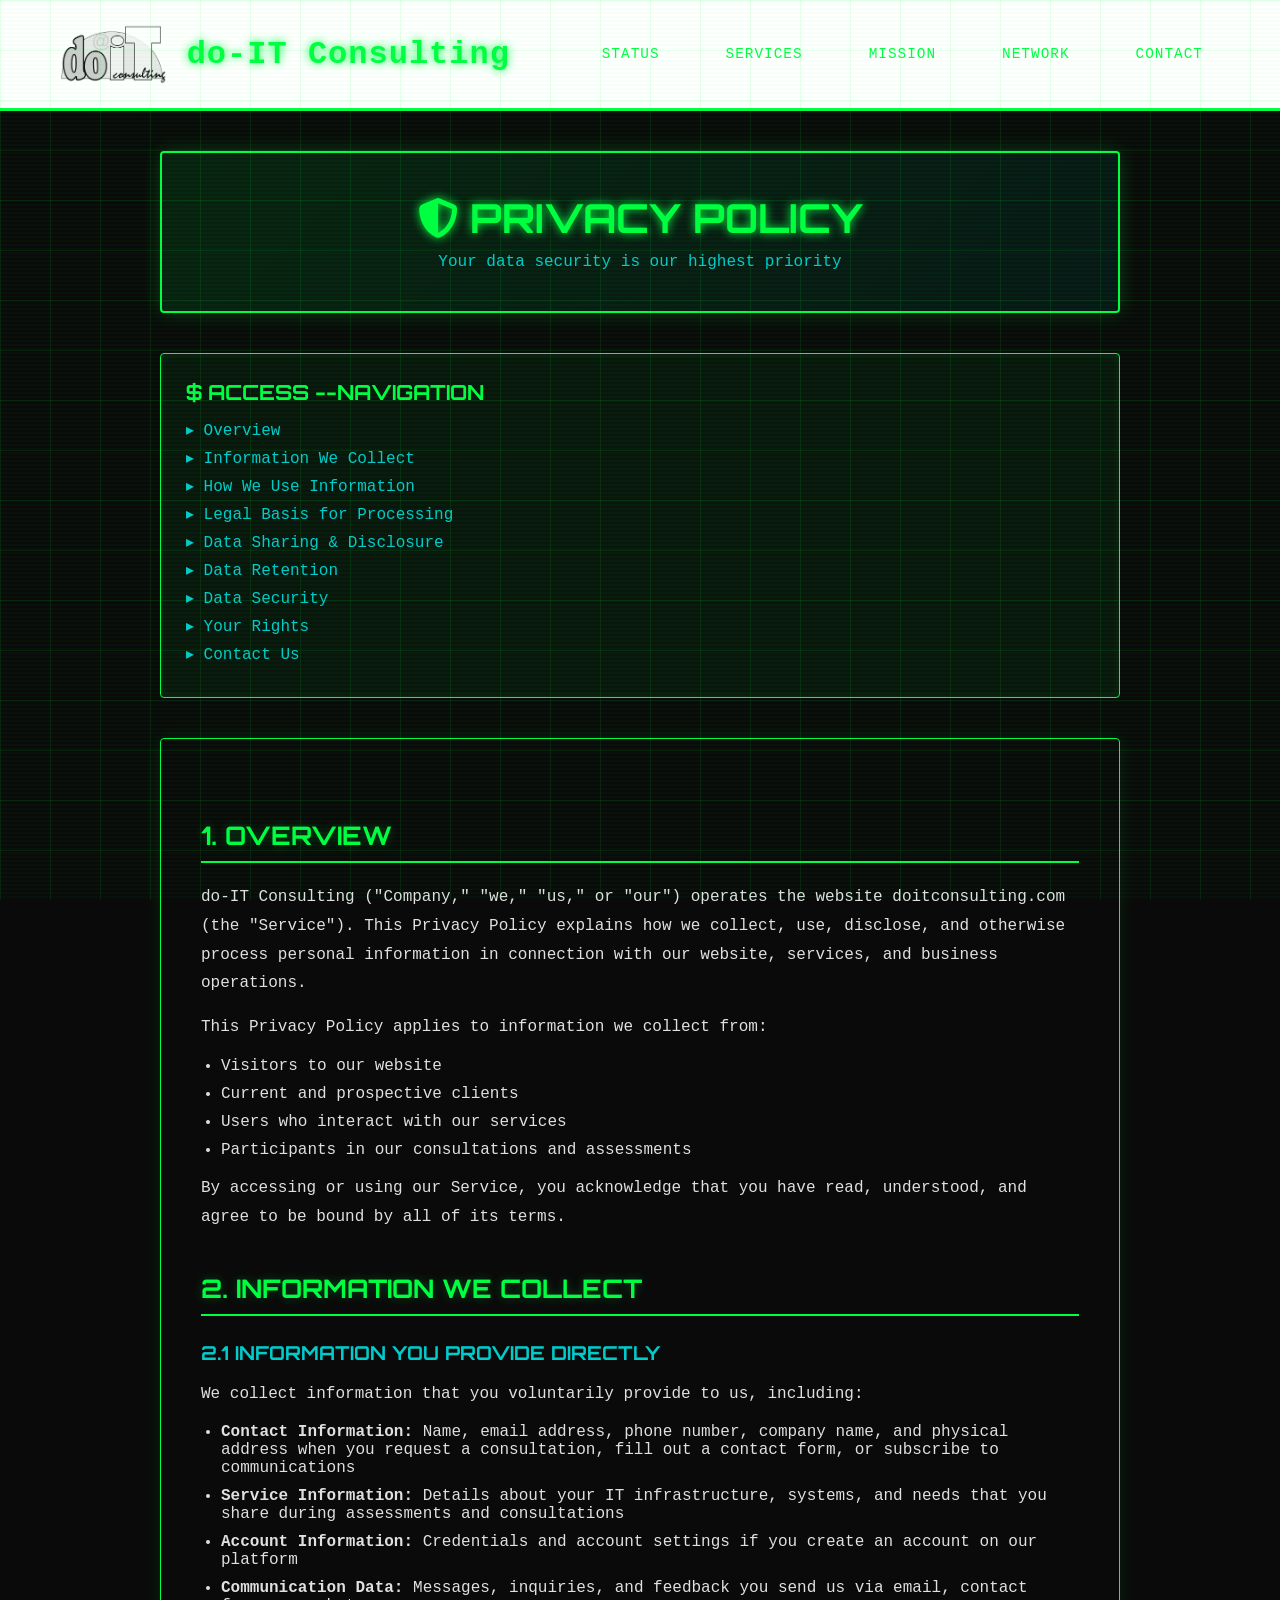
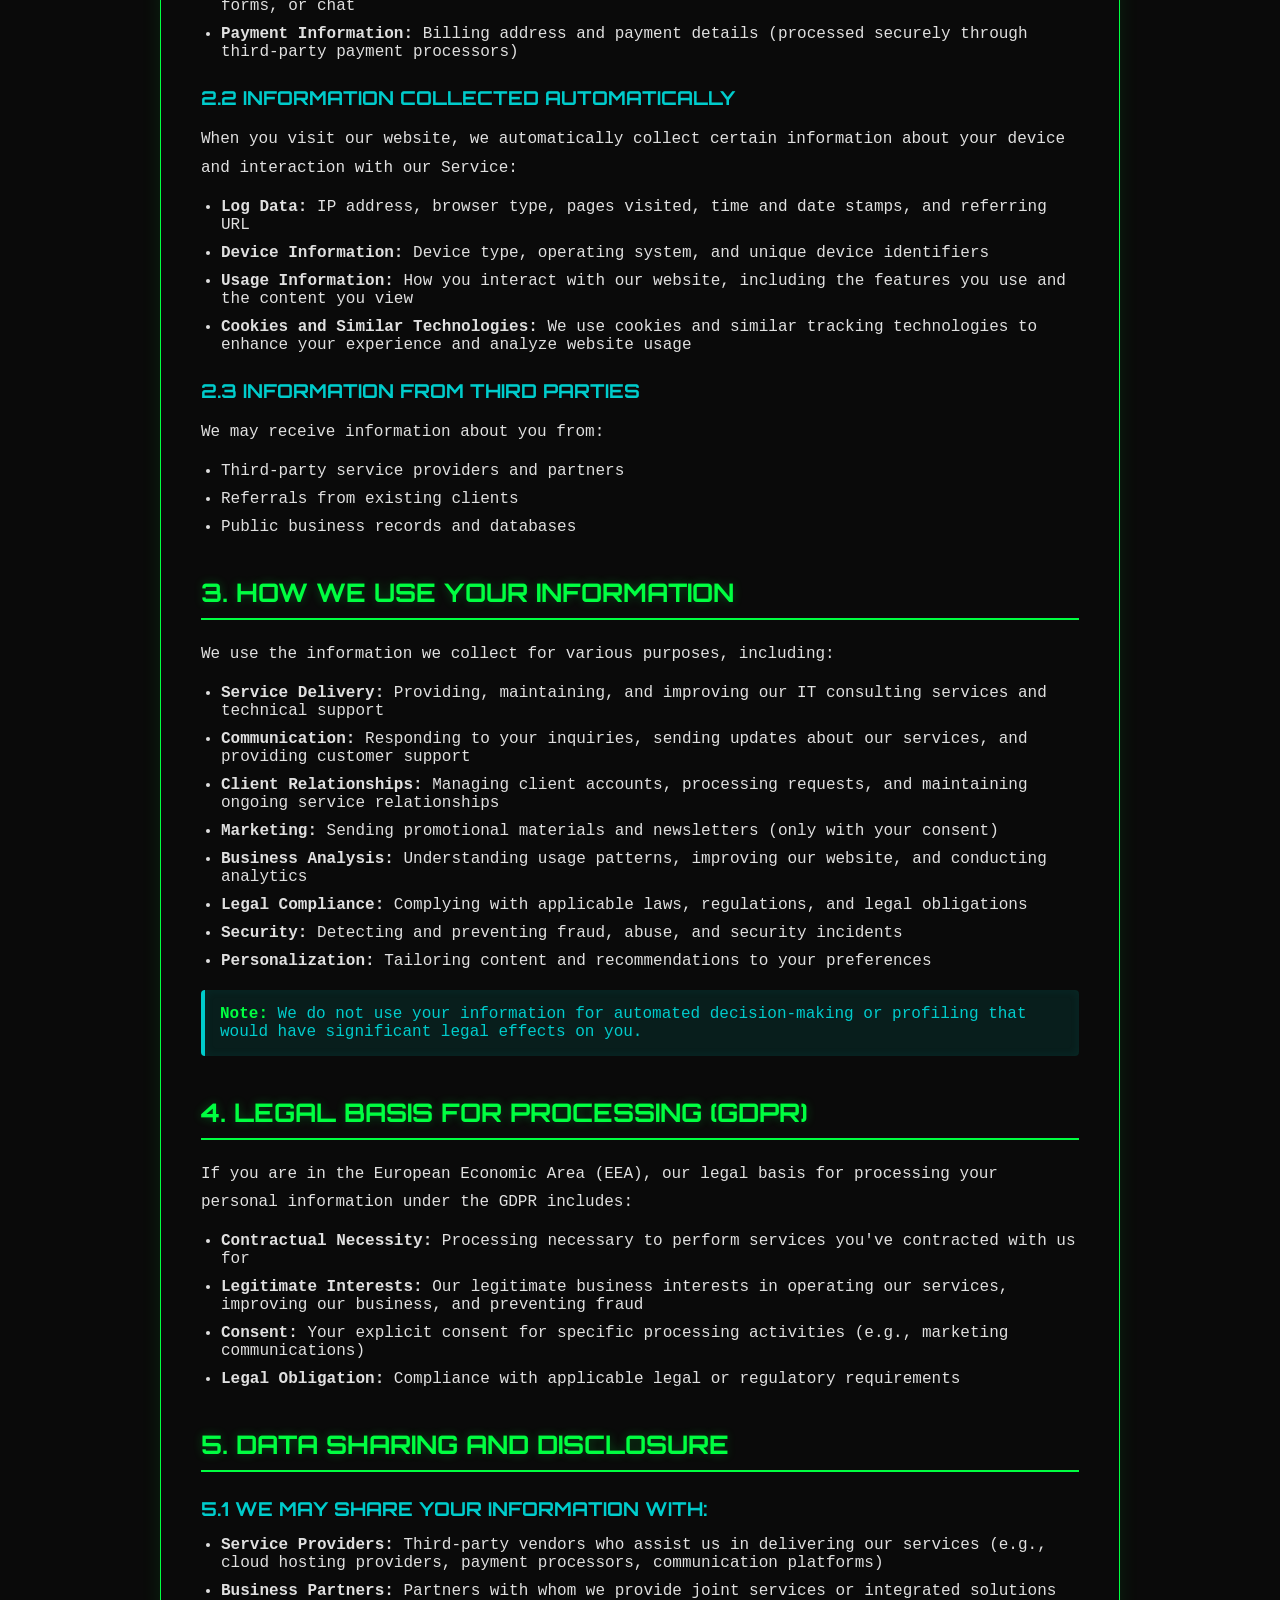
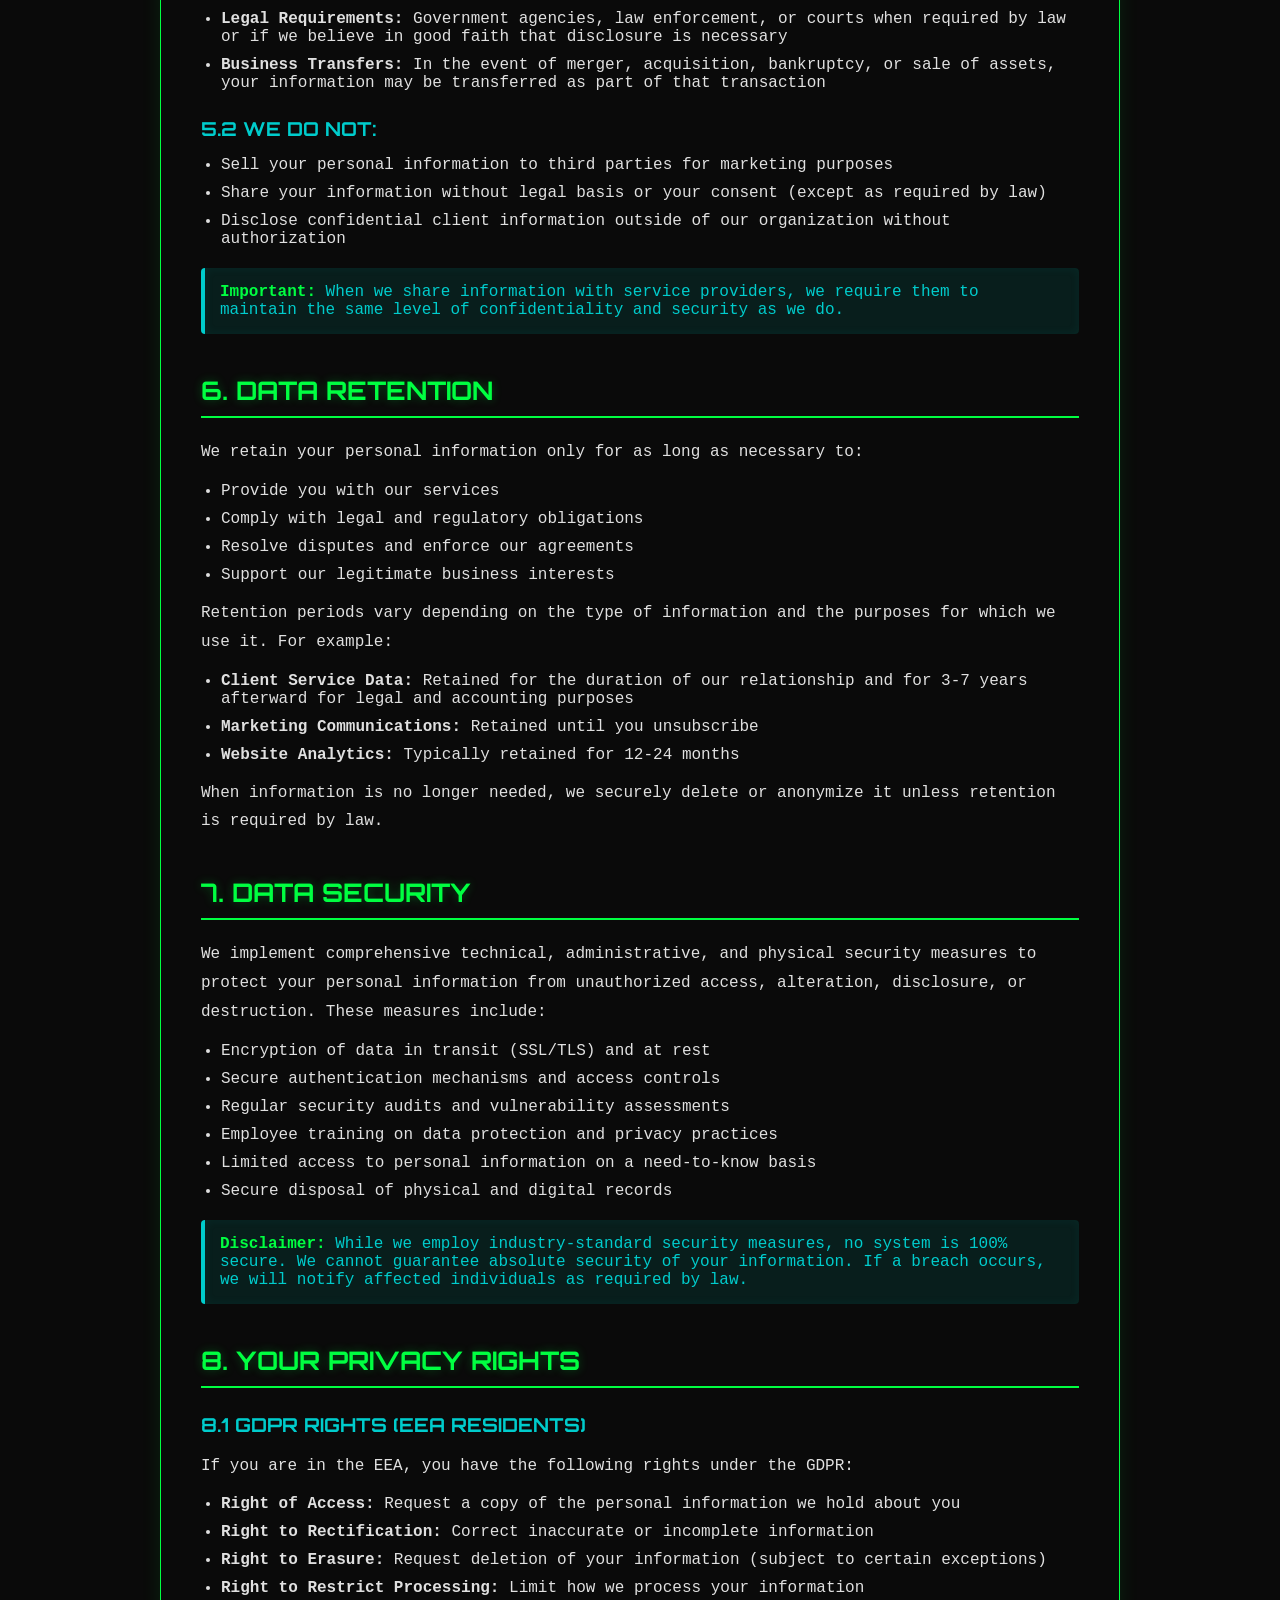
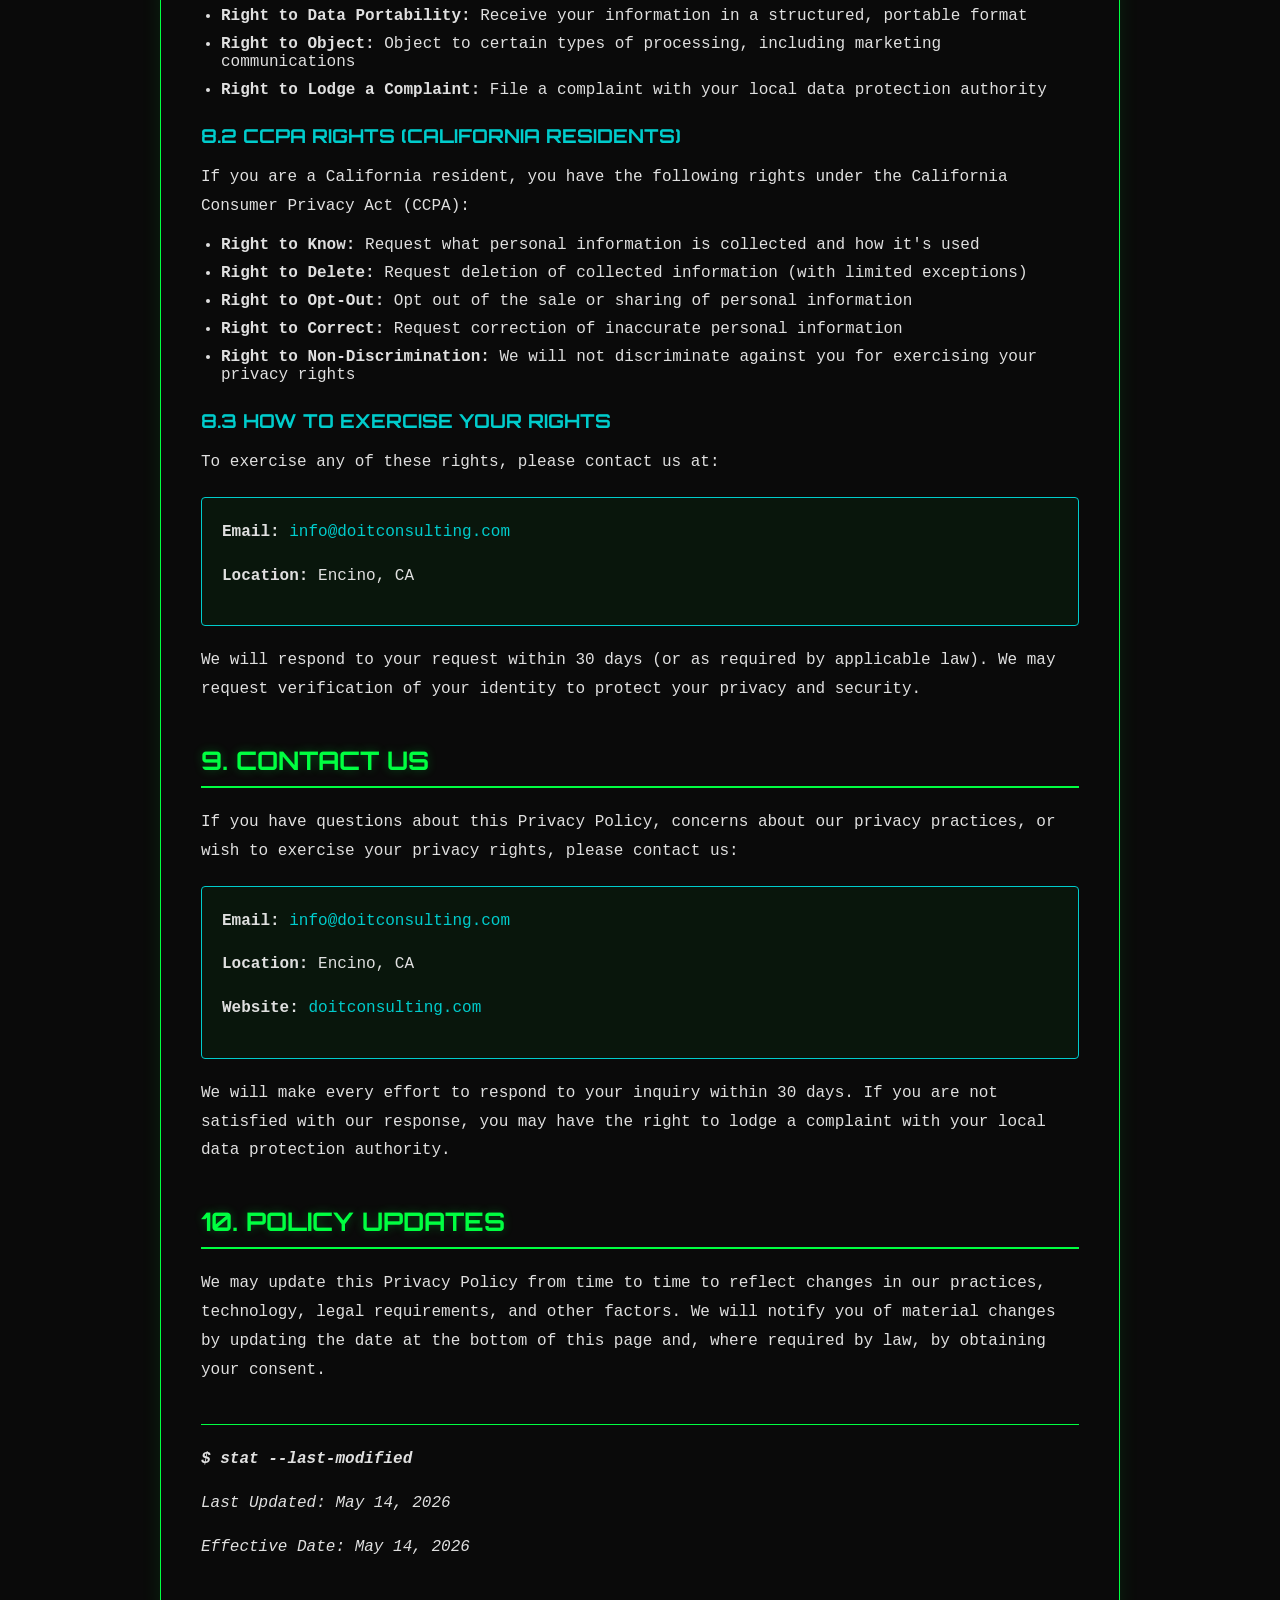
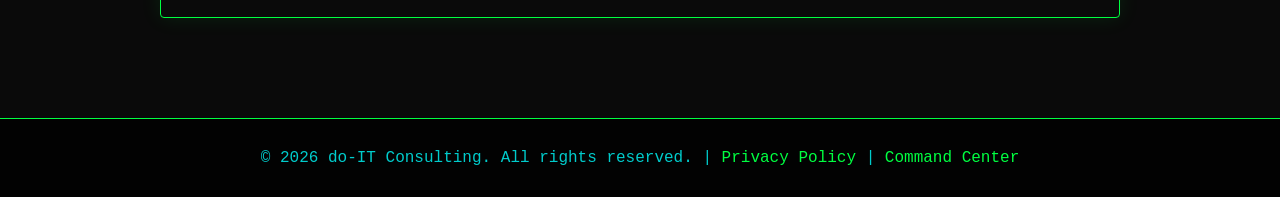
<file: privacy-policy.html>
<!DOCTYPE html>
<html lang="en">
<head>
    <meta charset="UTF-8">
    <meta name="viewport" content="width=device-width, initial-scale=1.0">
    <title>Privacy Policy - do-IT Consulting</title>
    <meta name="description" content="Privacy Policy for do-IT Consulting. Learn how we protect your data and information.">
    
    <!-- Fonts -->
    <link href="https://fonts.googleapis.com/css2?family=Orbitron:wght@400;700;900&family=Courier+Prime:wght@400;700&display=swap" rel="stylesheet">
    
    <!-- Icons -->
    <link rel="stylesheet" href="https://cdnjs.cloudflare.com/ajax/libs/font-awesome/6.4.0/css/all.min.css">
    
    <!-- VFX Stylesheet -->
    <link rel="stylesheet" href="css/vfx-style.css">
    
    <style>
        .privacy-container {
            max-width: 1000px;
            margin: 0 auto;
            padding: 40px 20px;
            position: relative;
            z-index: 10;
        }
        
        .privacy-header {
            background: linear-gradient(135deg, rgba(0, 255, 65, 0.1), rgba(0, 150, 136, 0.1));
            border: 2px solid #00ff41;
            border-radius: 4px;
            padding: 40px 30px;
            margin-bottom: 40px;
            text-align: center;
            box-shadow: 0 0 20px rgba(0, 255, 65, 0.2);
        }
        
        .privacy-header h1 {
            font-family: 'Orbitron', sans-serif;
            font-size: 2.5rem;
            color: #00ff41;
            margin-bottom: 10px;
            text-transform: uppercase;
            text-shadow: 0 0 10px #00ff41;
        }
        
        .privacy-header p {
            color: #00cccc;
            font-size: 1rem;
        }
        
        .toc {
            background: rgba(0, 255, 65, 0.05);
            border: 1px solid #00ff41;
            border-radius: 4px;
            padding: 25px;
            margin-bottom: 40px;
            box-shadow: inset 0 0 10px rgba(0, 255, 65, 0.1);
        }
        
        .toc h2 {
            font-family: 'Orbitron', sans-serif;
            color: #00ff41;
            font-size: 1.3rem;
            margin-bottom: 15px;
            text-transform: uppercase;
        }
        
        .toc ul {
            list-style: none;
        }
        
        .toc li {
            margin: 8px 0;
        }
        
        .toc a {
            color: #00cccc;
            text-decoration: none;
            transition: color 0.3s ease;
        }
        
        .toc a:hover {
            color: #00ff41;
            text-shadow: 0 0 5px #00ff41;
        }
        
        .content {
            background: rgba(10, 10, 10, 0.9);
            border: 1px solid #00ff41;
            border-radius: 4px;
            padding: 40px;
            box-shadow: 0 0 20px rgba(0, 255, 65, 0.1);
        }
        
        .content h2 {
            font-family: 'Orbitron', sans-serif;
            font-size: 1.6rem;
            margin: 40px 0 20px 0;
            color: #00ff41;
            border-bottom: 2px solid #00ff41;
            padding-bottom: 10px;
            text-transform: uppercase;
            text-shadow: 0 0 10px rgba(0, 255, 65, 0.3);
        }
        
        .content h3 {
            font-family: 'Orbitron', sans-serif;
            font-size: 1.2rem;
            margin: 25px 0 15px 0;
            color: #00cccc;
            text-transform: uppercase;
        }
        
        .content p {
            margin-bottom: 15px;
            line-height: 1.8;
            color: #e0e0e0;
        }
        
        .content ul, .content ol {
            margin-left: 20px;
            margin-bottom: 15px;
        }
        
        .content li {
            margin-bottom: 10px;
            color: #e0e0e0;
        }
        
        .highlight {
            background: rgba(0, 150, 136, 0.15);
            border-left: 4px solid #00cccc;
            padding: 15px;
            margin: 20px 0;
            border-radius: 4px;
            color: #00cccc;
            box-shadow: inset 0 0 10px rgba(0, 150, 136, 0.1);
        }
        
        .highlight strong {
            color: #00ff41;
        }
        
        .last-updated {
            color: #00cccc;
            font-style: italic;
            margin-top: 40px;
            padding-top: 20px;
            border-top: 1px solid #00ff41;
        }
        
        .contact-section {
            background: rgba(0, 255, 65, 0.05);
            border: 1px solid #00cccc;
            padding: 20px;
            border-radius: 4px;
            margin: 20px 0;
        }
        
        .contact-section a {
            color: #00cccc;
            text-decoration: none;
        }
        
        .contact-section a:hover {
            color: #00ff41;
            text-shadow: 0 0 5px #00ff41;
        }
        
        /* Navbar override for privacy page */
        .navbar {
            position: relative;
            z-index: 20;
        }
        
        /* Make logo clickable while preserving hover */
        .nav-logo {
            display: flex;
            align-items: center;
            text-decoration: none;
            cursor: pointer;
            transition: all 0.3s ease;
        }
        
        footer {
            background: rgba(0, 0, 0, 0.8);
            border-top: 1px solid #00ff41;
            text-align: center;
            padding: 30px 20px;
            margin-top: 60px;
            color: #00cccc;
            position: relative;
            z-index: 10;
        }
        
        footer a {
            color: #00ff41;
            text-decoration: none;
        }
        
        footer a:hover {
            text-shadow: 0 0 5px #00ff41;
        }

        /* Responsive */
        @media (max-width: 768px) {
            .privacy-header h1 {
                font-size: 1.8rem;
            }
            
            .content {
                padding: 20px;
            }
            
            .toc {
                padding: 15px;
            }
        }
    </style>
</head>
<body>
    <!-- Matrix Digital Rain Background -->
    <div class="matrix-rain" id="matrixRain"></div>
    
    <!-- Command Bar Navigation -->
    <nav class="navbar">
        <div class="nav-container">
            <a href="index.html" class="nav-logo">
                <img src="images/logo.png" alt="do-IT Consulting" class="logo-img">
                <span class="logo-text">do-IT Consulting</span>
            </a>
            <ul class="nav-menu">
                <li><a href="index.html#status" class="nav-link">STATUS</a></li>
                <li><a href="index.html#operations" class="nav-link">SERVICES</a></li>
                <li><a href="index.html#mission" class="nav-link">MISSION</a></li>
                <li><a href="index.html#threats" class="nav-link">NETWORK</a></li>
                <li><a href="index.html#contact" class="nav-link">CONTACT</a></li>
            </ul>
            <div class="nav-toggle">
                <div class="hamburger">
                    <span class="bar"></span>
                    <span class="bar"></span>
                    <span class="bar"></span>
                </div>
            </div>
        </div>
    </nav>

    <div class="privacy-container">
        <div class="privacy-header">
            <h1><i class="fas fa-shield-alt"></i> Privacy Policy</h1>
            <p>Your data security is our highest priority</p>
        </div>

        <div class="toc">
            <h2>$ access --navigation</h2>
            <ul>
                <li><a href="#overview">▸ Overview</a></li>
                <li><a href="#information-we-collect">▸ Information We Collect</a></li>
                <li><a href="#how-we-use">▸ How We Use Information</a></li>
                <li><a href="#legal-basis">▸ Legal Basis for Processing</a></li>
                <li><a href="#data-sharing">▸ Data Sharing & Disclosure</a></li>
                <li><a href="#data-retention">▸ Data Retention</a></li>
                <li><a href="#data-security">▸ Data Security</a></li>
                <li><a href="#your-rights">▸ Your Rights</a></li>
                <li><a href="#contact">▸ Contact Us</a></li>
            </ul>
        </div>

        <div class="content">
            <section id="overview">
                <h2>1. Overview</h2>
                <p>do-IT Consulting ("Company," "we," "us," or "our") operates the website doitconsulting.com (the "Service"). This Privacy Policy explains how we collect, use, disclose, and otherwise process personal information in connection with our website, services, and business operations.</p>
                <p>This Privacy Policy applies to information we collect from:</p>
                <ul>
                    <li>Visitors to our website</li>
                    <li>Current and prospective clients</li>
                    <li>Users who interact with our services</li>
                    <li>Participants in our consultations and assessments</li>
                </ul>
                <p>By accessing or using our Service, you acknowledge that you have read, understood, and agree to be bound by all of its terms.</p>
            </section>

            <section id="information-we-collect">
                <h2>2. Information We Collect</h2>
                
                <h3>2.1 Information You Provide Directly</h3>
                <p>We collect information that you voluntarily provide to us, including:</p>
                <ul>
                    <li><strong>Contact Information:</strong> Name, email address, phone number, company name, and physical address when you request a consultation, fill out a contact form, or subscribe to communications</li>
                    <li><strong>Service Information:</strong> Details about your IT infrastructure, systems, and needs that you share during assessments and consultations</li>
                    <li><strong>Account Information:</strong> Credentials and account settings if you create an account on our platform</li>
                    <li><strong>Communication Data:</strong> Messages, inquiries, and feedback you send us via email, contact forms, or chat</li>
                    <li><strong>Payment Information:</strong> Billing address and payment details (processed securely through third-party payment processors)</li>
                </ul>

                <h3>2.2 Information Collected Automatically</h3>
                <p>When you visit our website, we automatically collect certain information about your device and interaction with our Service:</p>
                <ul>
                    <li><strong>Log Data:</strong> IP address, browser type, pages visited, time and date stamps, and referring URL</li>
                    <li><strong>Device Information:</strong> Device type, operating system, and unique device identifiers</li>
                    <li><strong>Usage Information:</strong> How you interact with our website, including the features you use and the content you view</li>
                    <li><strong>Cookies and Similar Technologies:</strong> We use cookies and similar tracking technologies to enhance your experience and analyze website usage</li>
                </ul>

                <h3>2.3 Information from Third Parties</h3>
                <p>We may receive information about you from:</p>
                <ul>
                    <li>Third-party service providers and partners</li>
                    <li>Referrals from existing clients</li>
                    <li>Public business records and databases</li>
                </ul>
            </section>

            <section id="how-we-use">
                <h2>3. How We Use Your Information</h2>
                <p>We use the information we collect for various purposes, including:</p>
                <ul>
                    <li><strong>Service Delivery:</strong> Providing, maintaining, and improving our IT consulting services and technical support</li>
                    <li><strong>Communication:</strong> Responding to your inquiries, sending updates about our services, and providing customer support</li>
                    <li><strong>Client Relationships:</strong> Managing client accounts, processing requests, and maintaining ongoing service relationships</li>
                    <li><strong>Marketing:</strong> Sending promotional materials and newsletters (only with your consent)</li>
                    <li><strong>Business Analysis:</strong> Understanding usage patterns, improving our website, and conducting analytics</li>
                    <li><strong>Legal Compliance:</strong> Complying with applicable laws, regulations, and legal obligations</li>
                    <li><strong>Security:</strong> Detecting and preventing fraud, abuse, and security incidents</li>
                    <li><strong>Personalization:</strong> Tailoring content and recommendations to your preferences</li>
                </ul>

                <div class="highlight">
                    <strong>Note:</strong> We do not use your information for automated decision-making or profiling that would have significant legal effects on you.
                </div>
            </section>

            <section id="legal-basis">
                <h2>4. Legal Basis for Processing (GDPR)</h2>
                <p>If you are in the European Economic Area (EEA), our legal basis for processing your personal information under the GDPR includes:</p>
                <ul>
                    <li><strong>Contractual Necessity:</strong> Processing necessary to perform services you've contracted with us for</li>
                    <li><strong>Legitimate Interests:</strong> Our legitimate business interests in operating our services, improving our business, and preventing fraud</li>
                    <li><strong>Consent:</strong> Your explicit consent for specific processing activities (e.g., marketing communications)</li>
                    <li><strong>Legal Obligation:</strong> Compliance with applicable legal or regulatory requirements</li>
                </ul>
            </section>

            <section id="data-sharing">
                <h2>5. Data Sharing and Disclosure</h2>
                
                <h3>5.1 We May Share Your Information With:</h3>
                <ul>
                    <li><strong>Service Providers:</strong> Third-party vendors who assist us in delivering our services (e.g., cloud hosting providers, payment processors, communication platforms)</li>
                    <li><strong>Business Partners:</strong> Partners with whom we provide joint services or integrated solutions</li>
                    <li><strong>Legal Requirements:</strong> Government agencies, law enforcement, or courts when required by law or if we believe in good faith that disclosure is necessary</li>
                    <li><strong>Business Transfers:</strong> In the event of merger, acquisition, bankruptcy, or sale of assets, your information may be transferred as part of that transaction</li>
                </ul>

                <h3>5.2 We Do NOT:</h3>
                <ul>
                    <li>Sell your personal information to third parties for marketing purposes</li>
                    <li>Share your information without legal basis or your consent (except as required by law)</li>
                    <li>Disclose confidential client information outside of our organization without authorization</li>
                </ul>

                <div class="highlight">
                    <strong>Important:</strong> When we share information with service providers, we require them to maintain the same level of confidentiality and security as we do.
                </div>
            </section>

            <section id="data-retention">
                <h2>6. Data Retention</h2>
                <p>We retain your personal information only for as long as necessary to:</p>
                <ul>
                    <li>Provide you with our services</li>
                    <li>Comply with legal and regulatory obligations</li>
                    <li>Resolve disputes and enforce our agreements</li>
                    <li>Support our legitimate business interests</li>
                </ul>
                <p>Retention periods vary depending on the type of information and the purposes for which we use it. For example:</p>
                <ul>
                    <li><strong>Client Service Data:</strong> Retained for the duration of our relationship and for 3-7 years afterward for legal and accounting purposes</li>
                    <li><strong>Marketing Communications:</strong> Retained until you unsubscribe</li>
                    <li><strong>Website Analytics:</strong> Typically retained for 12-24 months</li>
                </ul>
                <p>When information is no longer needed, we securely delete or anonymize it unless retention is required by law.</p>
            </section>

            <section id="data-security">
                <h2>7. Data Security</h2>
                <p>We implement comprehensive technical, administrative, and physical security measures to protect your personal information from unauthorized access, alteration, disclosure, or destruction. These measures include:</p>
                <ul>
                    <li>Encryption of data in transit (SSL/TLS) and at rest</li>
                    <li>Secure authentication mechanisms and access controls</li>
                    <li>Regular security audits and vulnerability assessments</li>
                    <li>Employee training on data protection and privacy practices</li>
                    <li>Limited access to personal information on a need-to-know basis</li>
                    <li>Secure disposal of physical and digital records</li>
                </ul>

                <div class="highlight">
                    <strong>Disclaimer:</strong> While we employ industry-standard security measures, no system is 100% secure. We cannot guarantee absolute security of your information. If a breach occurs, we will notify affected individuals as required by law.
                </div>
            </section>

            <section id="your-rights">
                <h2>8. Your Privacy Rights</h2>
                
                <h3>8.1 GDPR Rights (EEA Residents)</h3>
                <p>If you are in the EEA, you have the following rights under the GDPR:</p>
                <ul>
                    <li><strong>Right of Access:</strong> Request a copy of the personal information we hold about you</li>
                    <li><strong>Right to Rectification:</strong> Correct inaccurate or incomplete information</li>
                    <li><strong>Right to Erasure:</strong> Request deletion of your information (subject to certain exceptions)</li>
                    <li><strong>Right to Restrict Processing:</strong> Limit how we process your information</li>
                    <li><strong>Right to Data Portability:</strong> Receive your information in a structured, portable format</li>
                    <li><strong>Right to Object:</strong> Object to certain types of processing, including marketing communications</li>
                    <li><strong>Right to Lodge a Complaint:</strong> File a complaint with your local data protection authority</li>
                </ul>

                <h3>8.2 CCPA Rights (California Residents)</h3>
                <p>If you are a California resident, you have the following rights under the California Consumer Privacy Act (CCPA):</p>
                <ul>
                    <li><strong>Right to Know:</strong> Request what personal information is collected and how it's used</li>
                    <li><strong>Right to Delete:</strong> Request deletion of collected information (with limited exceptions)</li>
                    <li><strong>Right to Opt-Out:</strong> Opt out of the sale or sharing of personal information</li>
                    <li><strong>Right to Correct:</strong> Request correction of inaccurate personal information</li>
                    <li><strong>Right to Non-Discrimination:</strong> We will not discriminate against you for exercising your privacy rights</li>
                </ul>

                <h3>8.3 How to Exercise Your Rights</h3>
                <p>To exercise any of these rights, please contact us at:</p>
                <div class="contact-section">
                    <p><strong>Email:</strong> <a href="mailto:info@doitconsulting.com">info@doitconsulting.com</a></p>
                    <p><strong>Location:</strong> Encino, CA</p>
                </div>
                <p>We will respond to your request within 30 days (or as required by applicable law). We may request verification of your identity to protect your privacy and security.</p>
            </section>

            <section id="contact">
                <h2>9. Contact Us</h2>
                <p>If you have questions about this Privacy Policy, concerns about our privacy practices, or wish to exercise your privacy rights, please contact us:</p>
                <div class="contact-section">
                    <p><strong>Email:</strong> <a href="mailto:info@doitconsulting.com">info@doitconsulting.com</a></p>
                    <p><strong>Location:</strong> Encino, CA</p>
                    <p><strong>Website:</strong> <a href="https://doitconsulting.com">doitconsulting.com</a></p>
                </div>
                <p>We will make every effort to respond to your inquiry within 30 days. If you are not satisfied with our response, you may have the right to lodge a complaint with your local data protection authority.</p>
            </section>

            <h2>10. Policy Updates</h2>
            <p>We may update this Privacy Policy from time to time to reflect changes in our practices, technology, legal requirements, and other factors. We will notify you of material changes by updating the date at the bottom of this page and, where required by law, by obtaining your consent.</p>

            <div class="last-updated">
                <p><strong>$ stat --last-modified</strong></p>
                <p>Last Updated: May 14, 2026</p>
                <p>Effective Date: May 14, 2026</p>
            </div>
        </div>
    </div>

    <footer>
        <p>&copy; 2026 do-IT Consulting. All rights reserved. | <a href="privacy-policy.html">Privacy Policy</a> | <a href="index.html">Command Center</a></p>
    </footer>

    <!-- VFX Scripts -->
    <script src="js/vfx-script.js"></script>
    <script src="js/script.js"></script>
</body>
</html>
</file>
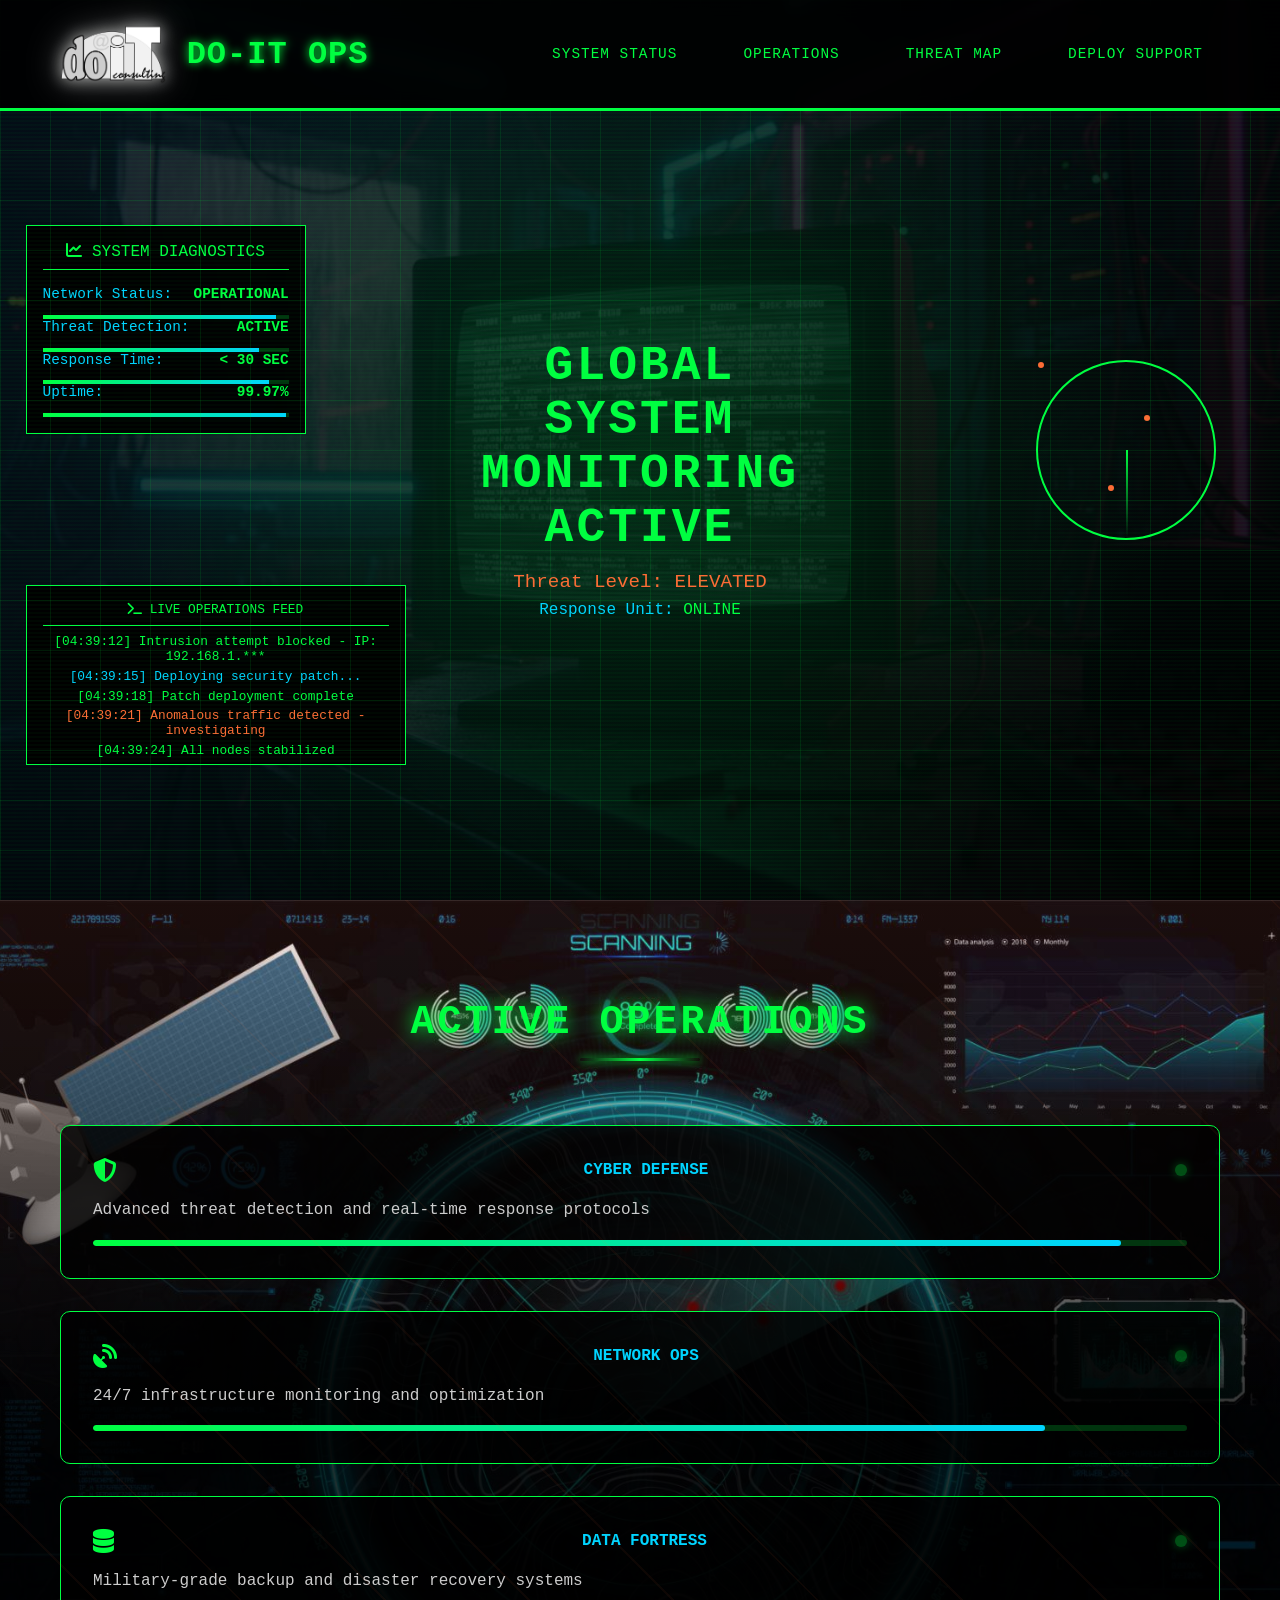
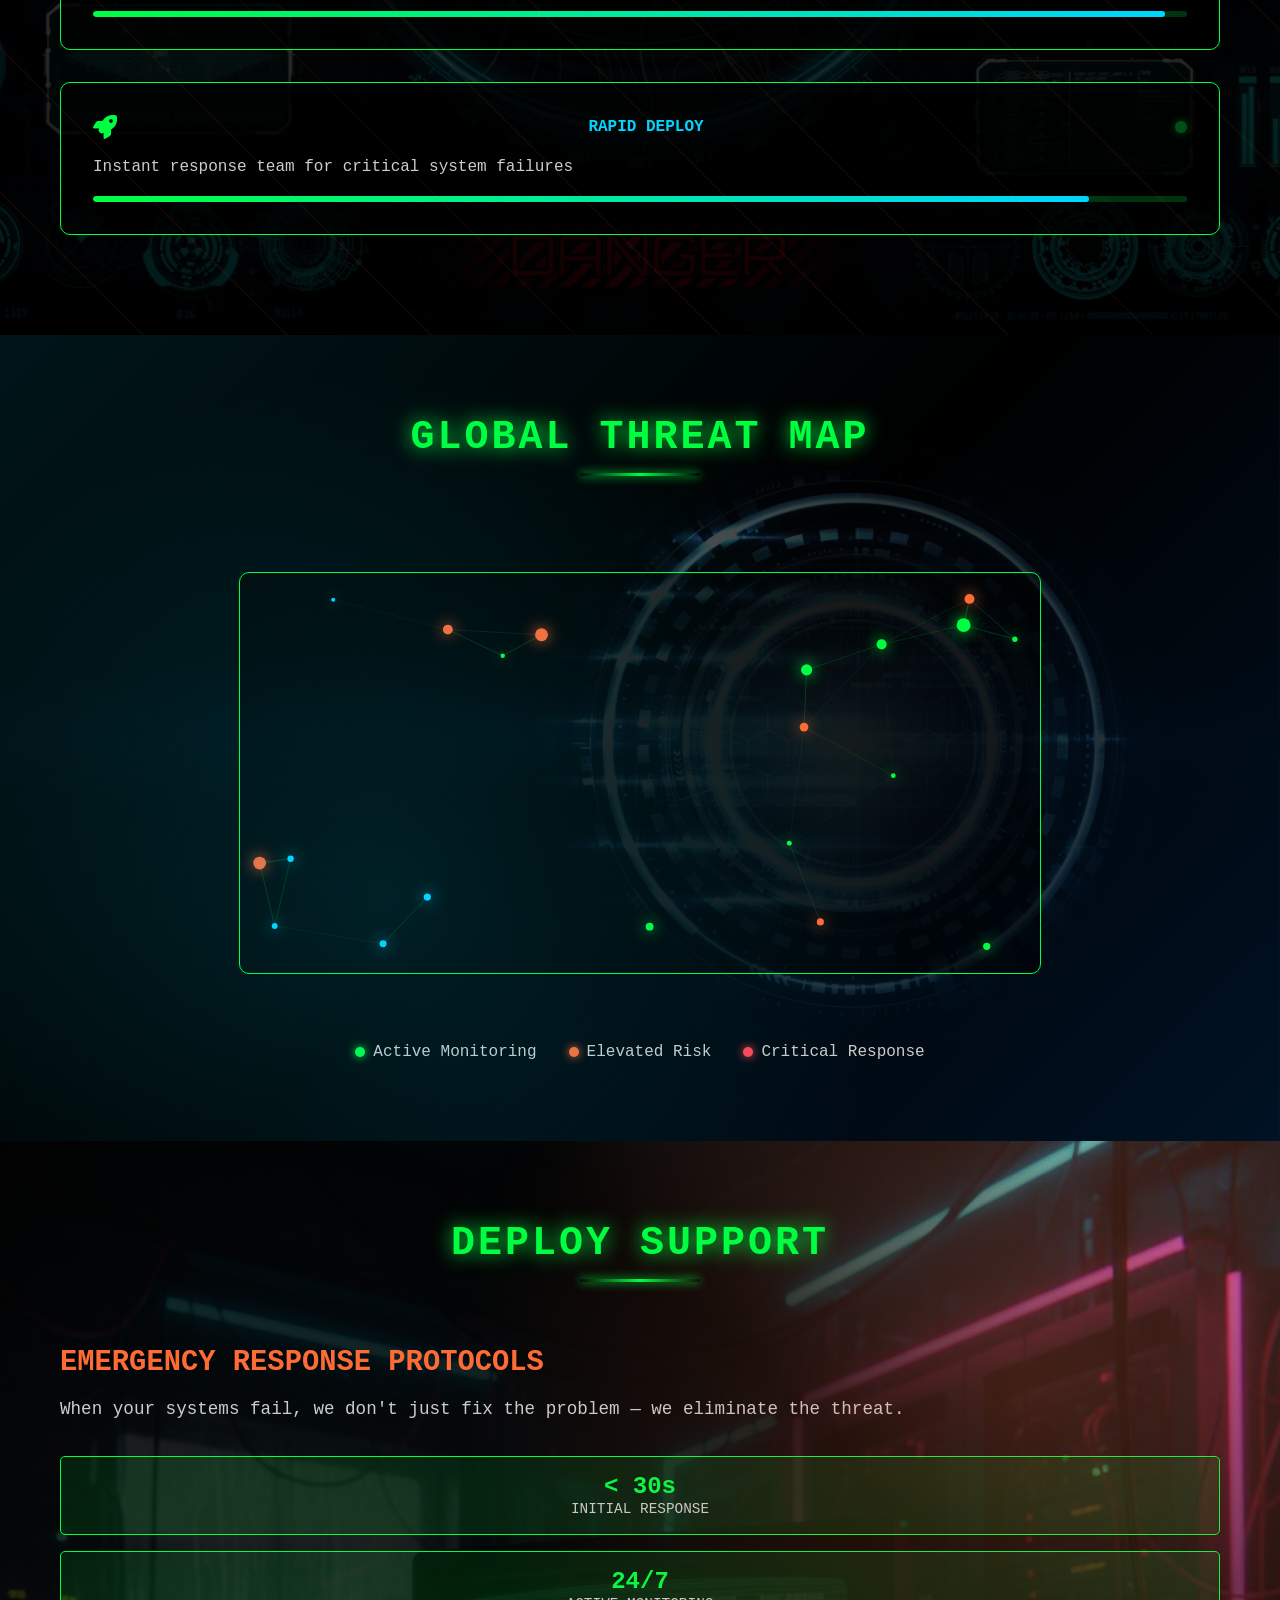
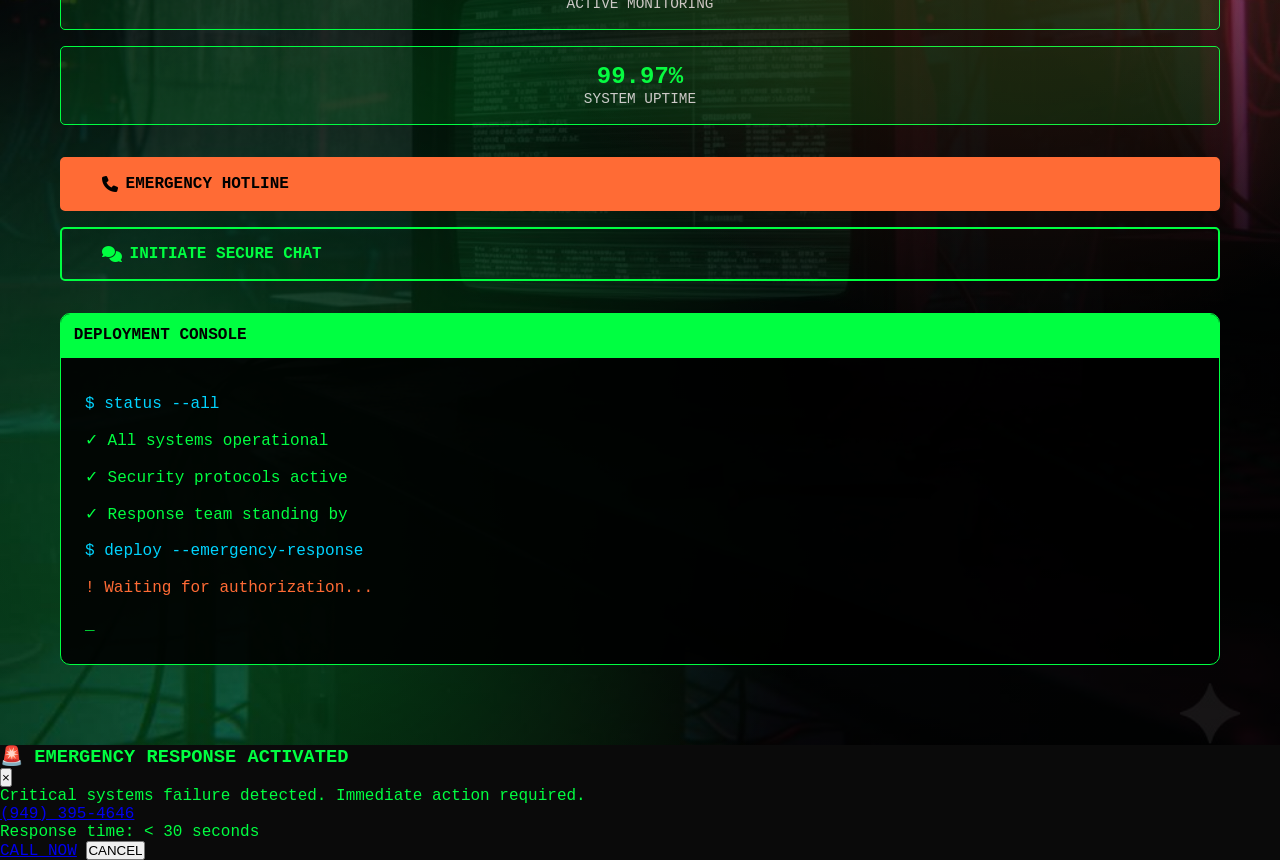
<file: vfx-index.html>
<!DOCTYPE html>
<html lang="en">
<head>
    <meta charset="UTF-8">
    <meta name="viewport" content="width=device-width, initial-scale=1.0">
    <title>DO-IT CONSULTING | Global Operations Command Center</title>
    <meta name="description" content="Advanced cybersecurity operations and threat response. 24/7 global system monitoring and rapid deployment.">
    
    <!-- Fonts -->
    <link href="https://fonts.googleapis.com/css2?family=Orbitron:wght@400;700;900&family=Courier+Prime:wght@400;700&display=swap" rel="stylesheet">
    
    <!-- Icons -->
    <link rel="stylesheet" href="https://cdnjs.cloudflare.com/ajax/libs/font-awesome/6.4.0/css/all.min.css">
    
    <!-- Favicon -->
    <link rel="icon" href="images/favicon.png" type="image/png">
    
    <!-- VFX Stylesheet -->
    <link rel="stylesheet" href="css/vfx-style.css">
</head>
<body>
    <!-- Command Bar Navigation -->
    <nav class="navbar">
        <div class="nav-container">
            <div class="nav-logo">
                <img src="images/logo.png" alt="DO-IT Operations" class="logo-img">
                <span class="logo-text">DO-IT OPS</span>
            </div>
            <ul class="nav-menu">
                <li><a href="#status" class="nav-link">SYSTEM STATUS</a></li>
                <li><a href="#operations" class="nav-link">OPERATIONS</a></li>
                <li><a href="#threats" class="nav-link">THREAT MAP</a></li>
                <li><a href="#deploy" class="nav-link">DEPLOY SUPPORT</a></li>
            </ul>
        </div>
    </nav>

    <!-- Hero Section - Command Center -->
    <section class="hero" id="status">
        <div class="hero-content">
            <h1 class="hero-title">GLOBAL SYSTEM MONITORING ACTIVE</h1>
            <p class="hero-subtitle">Threat Level: ELEVATED</p>
            <p class="hero-status">Response Unit: <span style="color: #00ff41;">ONLINE</span></p>
        </div>

        <!-- Live System Stats -->
        <div class="stats-panel">
            <div class="stats-header">
                <i class="fas fa-chart-line"></i> SYSTEM DIAGNOSTICS
            </div>
            <div class="stat-item">
                <span class="stat-label">Network Status:</span>
                <span class="stat-value">OPERATIONAL</span>
            </div>
            <div class="stat-bar">
                <div class="stat-fill" style="width: 95%;"></div>
            </div>
            
            <div class="stat-item">
                <span class="stat-label">Threat Detection:</span>
                <span class="stat-value">ACTIVE</span>
            </div>
            <div class="stat-bar">
                <div class="stat-fill" style="width: 88%;"></div>
            </div>
            
            <div class="stat-item">
                <span class="stat-label">Response Time:</span>
                <span class="stat-value">< 30 SEC</span>
            </div>
            <div class="stat-bar">
                <div class="stat-fill" style="width: 92%;"></div>
            </div>
            
            <div class="stat-item">
                <span class="stat-label">Uptime:</span>
                <span class="stat-value">99.97%</span>
            </div>
            <div class="stat-bar">
                <div class="stat-fill" style="width: 99%;"></div>
            </div>
        </div>

        <!-- Radar Scanner -->
        <div class="radar-container">
            <div class="radar-circle">
                <div class="radar-sweep"></div>
                <div class="radar-dot"></div>
                <div class="radar-dot"></div>
                <div class="radar-dot"></div>
            </div>
        </div>

        <!-- Live Terminal Feed -->
        <div class="terminal">
            <div class="terminal-header">
                <i class="fas fa-terminal"></i> Live Operations Feed
            </div>
            <div class="terminal-content" id="terminalContent">
                <div class="terminal-line success">[04:39:12] Intrusion attempt blocked - IP: 192.168.1.***</div>
                <div class="terminal-line info">[04:39:15] Deploying security patch...</div>
                <div class="terminal-line success">[04:39:18] Patch deployment complete</div>
                <div class="terminal-line warning">[04:39:21] Anomalous traffic detected - investigating</div>
                <div class="terminal-line success">[04:39:24] All nodes stabilized</div>
                <div class="terminal-line info">[04:39:27] Backup verification in progress...</div>
                <div class="terminal-line success">[04:39:30] System integrity: 100%</div>
            </div>
        </div>
    </section>

    <!-- Operations Section -->
    <section class="operations-section" id="operations">
        <div class="container">
            <h2 class="section-title">ACTIVE OPERATIONS</h2>
            
            <div class="operations-grid">
                <div class="operation-card">
                    <div class="card-header">
                        <i class="fas fa-shield-alt"></i>
                        <span>CYBER DEFENSE</span>
                        <div class="status-indicator active"></div>
                    </div>
                    <div class="card-content">
                        <p>Advanced threat detection and real-time response protocols</p>
                        <div class="progress-bar">
                            <div class="progress-fill" style="width: 94%;"></div>
                        </div>
                    </div>
                </div>

                <div class="operation-card">
                    <div class="card-header">
                        <i class="fas fa-satellite-dish"></i>
                        <span>NETWORK OPS</span>
                        <div class="status-indicator active"></div>
                    </div>
                    <div class="card-content">
                        <p>24/7 infrastructure monitoring and optimization</p>
                        <div class="progress-bar">
                            <div class="progress-fill" style="width: 87%;"></div>
                        </div>
                    </div>
                </div>

                <div class="operation-card">
                    <div class="card-header">
                        <i class="fas fa-database"></i>
                        <span>DATA FORTRESS</span>
                        <div class="status-indicator active"></div>
                    </div>
                    <div class="card-content">
                        <p>Military-grade backup and disaster recovery systems</p>
                        <div class="progress-bar">
                            <div class="progress-fill" style="width: 98%;"></div>
                        </div>
                    </div>
                </div>

                <div class="operation-card">
                    <div class="card-header">
                        <i class="fas fa-rocket"></i>
                        <span>RAPID DEPLOY</span>
                        <div class="status-indicator active"></div>
                    </div>
                    <div class="card-content">
                        <p>Instant response team for critical system failures</p>
                        <div class="progress-bar">
                            <div class="progress-fill" style="width: 91%;"></div>
                        </div>
                    </div>
                </div>
            </div>
        </div>
    </section>

    <!-- Threat Map Section -->
    <section class="threat-map-section" id="threats">
        <div class="container">
            <h2 class="section-title">GLOBAL THREAT MAP</h2>
            <div class="map-container">
                <canvas id="threatMap" width="800" height="400"></canvas>
                <div class="threat-legend">
                    <div class="legend-item">
                        <div class="legend-dot active"></div>
                        <span>Active Monitoring</span>
                    </div>
                    <div class="legend-item">
                        <div class="legend-dot warning"></div>
                        <span>Elevated Risk</span>
                    </div>
                    <div class="legend-item">
                        <div class="legend-dot critical"></div>
                        <span>Critical Response</span>
                    </div>
                </div>
            </div>
        </div>
    </section>

    <!-- Deploy Support Section -->
    <section class="deploy-section" id="deploy">
        <div class="container">
            <h2 class="section-title">DEPLOY SUPPORT</h2>
            
            <div class="deploy-content">
                <div class="deploy-info">
                    <h3>EMERGENCY RESPONSE PROTOCOLS</h3>
                    <p>When your systems fail, we don't just fix the problem — we eliminate the threat.</p>
                    
                    <div class="response-metrics">
                        <div class="metric">
                            <span class="metric-value">&lt; 30s</span>
                            <span class="metric-label">Initial Response</span>
                        </div>
                        <div class="metric">
                            <span class="metric-value">24/7</span>
                            <span class="metric-label">Active Monitoring</span>
                        </div>
                        <div class="metric">
                            <span class="metric-value">99.97%</span>
                            <span class="metric-label">System Uptime</span>
                        </div>
                    </div>

                    <div class="contact-methods">
                        <a href="tel:+19493954646" class="contact-btn primary">
                            <i class="fas fa-phone"></i>
                            EMERGENCY HOTLINE
                        </a>
                        <a href="#" class="contact-btn secondary" id="initiateChatBtn">
                            <i class="fas fa-comments"></i>
                            INITIATE SECURE CHAT
                        </a>
                    </div>
                </div>

                <div class="deploy-terminal">
                    <div class="terminal-window">
                        <div class="terminal-header">DEPLOYMENT CONSOLE</div>
                        <div class="terminal-body">
                            <div class="command-line">$ status --all</div>
                            <div class="output-line success">✓ All systems operational</div>
                            <div class="output-line success">✓ Security protocols active</div>
                            <div class="output-line success">✓ Response team standing by</div>
                            <div class="command-line">$ deploy --emergency-response</div>
                            <div class="output-line warning">! Waiting for authorization...</div>
                            <div class="cursor-blink">_</div>
                        </div>
                    </div>
                </div>
            </div>
        </div>
    </section>

    <!-- Emergency Contact Modal -->
    <div class="emergency-modal" id="emergencyModal">
        <div class="modal-content">
            <div class="modal-header">
                <h3>🚨 EMERGENCY RESPONSE ACTIVATED</h3>
                <button class="modal-close" id="modalClose">&times;</button>
            </div>
            <div class="modal-body">
                <p>Critical systems failure detected. Immediate action required.</p>
                <div class="emergency-contact">
                    <a href="tel:+19493954646" class="emergency-phone">(949) 395-4646</a>
                    <p>Response time: &lt; 30 seconds</p>
                </div>
                <div class="modal-actions">
                    <a href="tel:+19493954646" class="btn-emergency">CALL NOW</a>
                    <button class="btn-secondary" id="modalClose2">CANCEL</button>
                </div>
            </div>
        </div>
    </div>

    <!-- JavaScript -->
    <script src="js/vfx-script.js"></script>
</body>
</html>
</file>
<file: css/vfx-style.css>
/* VFX Tech Lab Style - Cyberpunk Command Center */

/* Matrix Digital Rain */
.matrix-rain {
    position: fixed;
    top: 0;
    left: 0;
    width: 100%;
    height: 100%;
    pointer-events: none;
    z-index: 1;
    overflow: hidden;
}

.matrix-column {
    position: absolute;
    top: -100%;
    color: #00ff41;
    font-family: 'Courier New', monospace;
    font-size: 12px;
    line-height: 12px;
    white-space: nowrap;
    text-shadow: 0 0 5px #00ff41;
    animation: matrix-fall linear infinite;
    opacity: 0.7;
}

.matrix-column.bright {
    color: #ffffff;
    text-shadow: 0 0 10px #00ff41;
    opacity: 1;
}

/* Ensure main content appears above matrix rain */
.navbar, .hero, section, .stats-panel, .terminal, .radar-container {
    position: relative;
    z-index: 10;
}

@keyframes matrix-fall {
    0% { 
        transform: translateY(-100vh);
        opacity: 0;
    }
    10% {
        opacity: 0.7;
    }
    90% {
        opacity: 0.7;
    }
    100% { 
        transform: translateY(100vh);
        opacity: 0;
    }
}

@keyframes pulse {
    0%, 100% { 
        box-shadow: 0 0 20px currentColor;
    }
    50% { 
        box-shadow: 0 0 35px currentColor, 0 0 50px currentColor;
    }
}

/* Reset and Base */
* {
    margin: 0;
    padding: 0;
    box-sizing: border-box;
}

body {
    background: #0a0a0a;
    color: #00ff41;
    font-family: 'Courier New', 'Monaco', 'Menlo', monospace;
    overflow-x: hidden;
    position: relative;
}

/* Scanlines overlay */
body::before {
    content: '';
    position: fixed;
    top: 0;
    left: 0;
    width: 100%;
    height: 100%;
    background: repeating-linear-gradient(
        0deg,
        transparent,
        transparent 2px,
        rgba(0, 255, 65, 0.03) 2px,
        rgba(0, 255, 65, 0.03) 4px
    );
    pointer-events: none;
    z-index: 1000;
}

/* Grid overlay */
body::after {
    content: '';
    position: fixed;
    top: 0;
    left: 0;
    width: 100%;
    height: 100%;
    background-image: 
        linear-gradient(rgba(0, 255, 65, 0.1) 1px, transparent 1px),
        linear-gradient(90deg, rgba(0, 255, 65, 0.1) 1px, transparent 1px);
    background-size: 50px 50px;
    pointer-events: none;
    z-index: 999;
    animation: gridPulse 3s ease-in-out infinite;
}

@keyframes gridPulse {
    0%, 100% { opacity: 0.3; }
    50% { opacity: 0.1; }
}

/* Navigation - Command Bar */
.navbar {
    background: rgba(0, 0, 0, 0.9);
    border-bottom: 3px solid #00ff41;
    padding: 1.5rem 0;
    position: fixed;
    width: 100%;
    top: 0;
    z-index: 2000;
    backdrop-filter: blur(10px);
    min-height: 90px;
}

.nav-container {
    max-width: 1200px;
    margin: 0 auto;
    display: flex;
    justify-content: space-between;
    align-items: center;
    padding: 0 20px;
}

.nav-logo {
    display: flex;
    align-items: center;
    gap: 20px;
    text-decoration: none;
    cursor: pointer;
}

.logo-img {
    height: 60px;
    width: auto;
    object-fit: contain;
    background: transparent;
    filter: drop-shadow(0 0 8px rgba(255, 255, 255, 0.6)) drop-shadow(0 0 16px rgba(255, 255, 255, 0.3));
    transition: filter 0.3s ease;
}

.nav-logo:hover .logo-img {
    filter: drop-shadow(0 0 12px rgba(255, 255, 255, 0.8)) drop-shadow(0 0 24px rgba(255, 255, 255, 0.4));
}

.logo-text {
    color: #00ff41;
    font-size: 2rem;
    font-weight: bold;
    text-shadow: 0 0 10px #00ff41;
    animation: textGlow 2s ease-in-out infinite alternate;
    letter-spacing: 1px;
}

@keyframes textGlow {
    from { text-shadow: 0 0 10px #00ff41; }
    to { text-shadow: 0 0 20px #00ff41, 0 0 30px #00ff41; }
}

.nav-menu {
    display: flex;
    list-style: none;
    gap: 2rem;
}

/* Ensure navigation shows on desktop */
@media (min-width: 769px) {
    .nav-menu {
        position: static !important;
        left: auto !important;
        top: auto !important;
        flex-direction: row !important;
        background: transparent !important;
        width: auto !important;
        text-align: left !important;
        transition: none !important;
        box-shadow: none !important;
        z-index: auto !important;
        padding: 0 !important;
        backdrop-filter: none !important;
        border-top: none !important;
    }
    
    .nav-link {
        margin: 0 !important;
        font-size: 0.9rem !important;
        display: inline-block !important;
        padding: 0.5rem 1rem !important;
    }
    
    .nav-toggle {
        display: none !important;
    }
}

.nav-link {
    color: #00ff41;
    text-decoration: none;
    padding: 0.5rem 1rem;
    border: 1px solid transparent;
    transition: all 0.3s ease;
    text-transform: uppercase;
    font-size: 0.9rem;
    letter-spacing: 1px;
}

.nav-link:hover {
    border: 1px solid #00ff41;
    box-shadow: 0 0 15px rgba(0, 255, 65, 0.5);
    background: rgba(0, 255, 65, 0.1);
}

/* Mobile Navigation Toggle */
.nav-toggle {
    display: none;
    flex-direction: column;
    cursor: pointer;
}

.hamburger {
    display: flex;
    flex-direction: column;
    gap: 4px;
}

.bar {
    width: 25px;
    height: 3px;
    background: #00ff41;
    border-radius: 2px;
    transition: all 0.3s ease;
    box-shadow: 0 0 5px rgba(0, 255, 65, 0.5);
}

.hamburger.active .bar:nth-child(1) {
    transform: translateY(7px) rotate(45deg);
}

.hamburger.active .bar:nth-child(2) {
    opacity: 0;
}

.hamburger.active .bar:nth-child(3) {
    transform: translateY(-7px) rotate(-45deg);
}

/* Hero Section - Command Center */
.hero {
    height: 100vh;
    background: 
        linear-gradient(135deg, rgba(0,10,20,0.8) 0%, rgba(0,0,0,0.9) 100%),
        url('../images/bg-cyberpunk.jpg') center/cover;
    display: flex;
    flex-direction: column;
    justify-content: center;
    align-items: center;
    text-align: center;
    position: relative;
    overflow: hidden;
    padding-top: 90px;
}

.hero::before {
    content: '';
    position: absolute;
    top: 0;
    left: 0;
    right: 0;
    bottom: 0;
    background: radial-gradient(circle at center, rgba(0,255,65,0.1) 0%, transparent 70%);
    animation: backgroundPulse 4s ease-in-out infinite;
}

@keyframes backgroundPulse {
    0%, 100% { opacity: 0.3; }
    50% { opacity: 0.6; }
}

.hero-title {
    font-size: 3rem;
    color: #00ff41;
    margin-bottom: 1rem;
    text-transform: uppercase;
    letter-spacing: 3px;
    animation: titlePulse 2s ease-in-out infinite;
    position: relative;
    z-index: 100;
    padding: 0 450px;
    max-width: none;
}

@keyframes titlePulse {
    0%, 100% { 
        text-shadow: 0 0 20px #00ff41;
        transform: scale(1);
    }
    50% { 
        text-shadow: 0 0 40px #00ff41, 0 0 60px #00ff41;
        transform: scale(1.02);
    }
}

.hero-subtitle {
    font-size: 1.2rem;
    color: #ff6b35;
    margin-bottom: 0.5rem;
    animation: blink 1.5s infinite;
    position: relative;
    z-index: 100;
    padding: 0 450px;
}

@keyframes blink {
    0%, 50% { opacity: 1; }
    51%, 100% { opacity: 0.3; }
}

.hero-status {
    font-size: 1rem;
    color: #00d4ff;
    margin-bottom: 2rem;
    position: relative;
    z-index: 100;
    padding: 0 450px;
}

.hero-cta {
    display: flex;
    gap: 1.5rem;
    justify-content: center;
    flex-wrap: wrap;
    margin-top: 2rem;
    position: relative;
    z-index: 100;
    padding: 0 450px;
}

.cta-btn-primary {
    background: linear-gradient(135deg, #00ff41 0%, #00d4ff 100%);
    color: #000;
    padding: 1rem 2rem;
    text-decoration: none;
    border-radius: 5px;
    text-transform: uppercase;
    font-weight: bold;
    letter-spacing: 1px;
    transition: all 0.3s ease;
    display: flex;
    align-items: center;
    gap: 0.5rem;
}

.cta-btn-primary:hover {
    box-shadow: 0 0 25px rgba(0, 255, 65, 0.6);
    transform: translateY(-2px);
}

.cta-btn-secondary {
    background: transparent;
    color: #ff6b35;
    border: 2px solid #ff6b35;
    padding: 1rem 2rem;
    text-decoration: none;
    border-radius: 5px;
    text-transform: uppercase;
    font-weight: bold;
    letter-spacing: 1px;
    transition: all 0.3s ease;
    display: flex;
    align-items: center;
    gap: 0.5rem;
}

.cta-btn-secondary:hover {
    background: #ff6b35;
    color: #000;
    box-shadow: 0 0 25px rgba(255, 107, 53, 0.6);
    transform: translateY(-2px);
}

/* Radar Component */
.radar-container {
    position: absolute;
    top: 50%;
    right: 5%;
    transform: translateY(-50%);
    width: 180px;
    height: 180px;
    z-index: 50;
}

.radar-circle {
    width: 100%;
    height: 100%;
    border: 2px solid #00ff41;
    border-radius: 50%;
    position: relative;
    animation: radarPulse 3s ease-in-out infinite;
}

@keyframes radarPulse {
    0%, 100% { 
        box-shadow: 0 0 20px rgba(0, 255, 65, 0.5);
        transform: scale(1);
    }
    50% { 
        box-shadow: 0 0 40px rgba(0, 255, 65, 0.8);
        transform: scale(1.05);
    }
}

.radar-sweep {
    position: absolute;
    top: 50%;
    left: 50%;
    width: 2px;
    height: 50%;
    background: linear-gradient(to bottom, #00ff41, transparent);
    transform-origin: bottom;
    animation: radarSweep 2s linear infinite;
}

@keyframes radarSweep {
    from { transform: translate(-50%, 0) rotate(0deg); }
    to { transform: translate(-50%, 0) rotate(360deg); }
}

.radar-dot {
    position: absolute;
    width: 6px;
    height: 6px;
    background: #ff6b35;
    border-radius: 50%;
    animation: dotBlink 1s infinite;
}

.radar-dot:nth-child(3) { top: 30%; left: 60%; animation-delay: 0.2s; }
.radar-dot:nth-child(4) { top: 70%; left: 40%; animation-delay: 0.5s; }
.radar-dot:nth-child(5) { top: 50%; left: 80%; animation-delay: 0.8s; }

@keyframes dotBlink {
    0%, 50% { opacity: 1; }
    51%, 100% { opacity: 0; }
}

/* Terminal Component */
.terminal {
    position: absolute;
    bottom: 15%;
    left: 2%;
    width: 380px;
    height: 180px;
    background: rgba(0, 0, 0, 0.95);
    border: 1px solid #00ff41;
    padding: 1rem;
    font-family: 'Courier New', monospace;
    font-size: 0.8rem;
    overflow: hidden;
    z-index: 50;
    backdrop-filter: blur(5px);
}

.terminal-header {
    color: #00ff41;
    border-bottom: 1px solid #00ff41;
    padding-bottom: 0.5rem;
    margin-bottom: 0.5rem;
    text-transform: uppercase;
}

.terminal-content {
    height: 140px;
    overflow-y: auto;
    scrollbar-width: thin;
    scrollbar-color: #00ff41 transparent;
}

.terminal-line {
    margin-bottom: 0.3rem;
    animation: typewriter 0.5s ease-in-out;
}

.terminal-line.success { color: #00ff41; }
.terminal-line.warning { color: #ff6b35; }
.terminal-line.error { color: #ff4757; }
.terminal-line.info { color: #00d4ff; }

@keyframes typewriter {
    from { opacity: 0; transform: translateX(-10px); }
    to { opacity: 1; transform: translateX(0); }
}

/* System Stats Panel */
.stats-panel {
    position: absolute;
    top: 25%;
    left: 2%;
    width: 280px;
    background: rgba(0, 0, 0, 0.95);
    border: 1px solid #00ff41;
    padding: 1rem;
    z-index: 50;
    backdrop-filter: blur(5px);
}

.stats-header {
    color: #00ff41;
    text-transform: uppercase;
    border-bottom: 1px solid #00ff41;
    padding-bottom: 0.5rem;
    margin-bottom: 1rem;
}

.stat-item {
    display: flex;
    justify-content: space-between;
    margin-bottom: 0.8rem;
    font-size: 0.9rem;
}

.stat-label {
    color: #00d4ff;
}

.stat-value {
    color: #00ff41;
    font-weight: bold;
}

.stat-bar {
    width: 100%;
    height: 4px;
    background: rgba(0, 255, 65, 0.2);
    margin-top: 0.3rem;
    overflow: hidden;
}

.stat-fill {
    height: 100%;
    background: linear-gradient(90deg, #00ff41, #00d4ff);
    animation: statFill 3s ease-in-out infinite;
}

@keyframes statFill {
    0%, 100% { width: 75%; }
    50% { width: 90%; }
}

/* Section Separator */
.section-separator {
    height: 80px;
    background: linear-gradient(90deg, 
        transparent 0%, 
        rgba(0, 255, 65, 0.3) 20%, 
        rgba(0, 212, 255, 0.3) 50%, 
        rgba(255, 107, 53, 0.3) 80%, 
        transparent 100%);
    position: relative;
    overflow: hidden;
}

.section-separator::before {
    content: '';
    position: absolute;
    top: 50%;
    left: -100%;
    width: 200%;
    height: 2px;
    background: linear-gradient(90deg, transparent, #00ff41, #00d4ff, #ff6b35, transparent);
    animation: separatorSweep 4s ease-in-out infinite;
}

@keyframes separatorSweep {
    0% { left: -100%; }
    50% { left: 50%; }
    100% { left: 200%; }
}

/* Operations Section */
.operations-section {
    padding: 100px 0;
    background: 
        linear-gradient(180deg, rgba(255,107,53,0.1) 0%, rgba(0,0,0,0.8) 50%, rgba(0,0,0,0.9) 100%),
        url('../images/bg-danger.jpg') center/cover;
    position: relative;
}

.operations-section::before {
    content: '';
    position: absolute;
    top: 0;
    left: 0;
    right: 0;
    bottom: 0;
    background: repeating-linear-gradient(
        45deg,
        transparent,
        transparent 100px,
        rgba(255,107,53,0.05) 100px,
        rgba(255,107,53,0.05) 102px
    );
    animation: dangerSweep 8s linear infinite;
}

@keyframes dangerSweep {
    0% { transform: translateX(-100%); }
    100% { transform: translateX(100%); }
}

.container {
    max-width: 1200px;
    margin: 0 auto;
    padding: 0 20px;
}

.section-title {
    font-size: 2.5rem;
    color: #00ff41;
    text-align: center;
    margin-bottom: 4rem;
    text-transform: uppercase;
    letter-spacing: 3px;
    text-shadow: 0 0 20px #00ff41;
    position: relative;
    padding-bottom: 1rem;
}

.section-title::after {
    content: '';
    position: absolute;
    bottom: 0;
    left: 50%;
    transform: translateX(-50%);
    width: 120px;
    height: 3px;
    background: linear-gradient(90deg, transparent, #00ff41, transparent);
    border-radius: 2px;
    box-shadow: 0 0 10px #00ff41;
}

.operations-grid {
    display: grid;
    grid-template-columns: repeat(auto-fit, minmax(300px, 1fr));
    gap: 2rem;
    margin-top: 3rem;
}

.operation-card {
    background: rgba(0, 0, 0, 0.8);
    border: 1px solid #00ff41;
    padding: 2rem;
    border-radius: 10px;
    transition: all 0.3s ease;
}

.operation-card:hover {
    box-shadow: 0 0 30px rgba(0, 255, 65, 0.3);
    transform: translateY(-5px);
}

.card-header {
    display: flex;
    align-items: center;
    justify-content: space-between;
    margin-bottom: 1rem;
}

.card-header i {
    font-size: 1.5rem;
    color: #00ff41;
}

.card-header span {
    color: #00d4ff;
    font-weight: bold;
    text-transform: uppercase;
}

.status-indicator {
    width: 12px;
    height: 12px;
    border-radius: 50%;
    background: #00ff41;
    box-shadow: 0 0 10px #00ff41;
    animation: pulse 2s infinite;
}

.card-content p {
    color: #ccc;
    margin-bottom: 1rem;
    line-height: 1.6;
}

.progress-bar {
    width: 100%;
    height: 6px;
    background: rgba(0, 255, 65, 0.2);
    border-radius: 3px;
    overflow: hidden;
}

.progress-fill {
    height: 100%;
    background: linear-gradient(90deg, #00ff41, #00d4ff);
    border-radius: 3px;
    transition: width 0.3s ease;
}

/* Threat Map Section */
.threat-map-section {
    padding: 80px 0;
    background: 
        linear-gradient(135deg, rgba(0,212,255,0.1) 0%, rgba(0,0,0,0.8) 50%, rgba(0,20,40,0.9) 100%),
        url('../images/bg-hightech.jpg') center/cover;
    position: relative;
}

.threat-map-section::after {
    content: '';
    position: absolute;
    top: 0;
    left: 0;
    right: 0;
    bottom: 0;
    background: radial-gradient(circle at 30% 70%, rgba(0,212,255,0.15) 0%, transparent 50%);
    animation: threatScan 6s ease-in-out infinite;
}

@keyframes threatScan {
    0%, 100% { 
        transform: scale(1);
        opacity: 0.3;
    }
    50% { 
        transform: scale(1.2);
        opacity: 0.6;
    }
}

.map-container {
    position: relative;
    text-align: center;
}

#threatMap {
    border: 1px solid #00ff41;
    background: rgba(0, 0, 0, 0.5);
    border-radius: 10px;
    margin: 2rem 0;
}

.threat-legend {
    display: flex;
    justify-content: center;
    gap: 2rem;
    margin-top: 2rem;
}

.legend-item {
    display: flex;
    align-items: center;
    gap: 0.5rem;
    color: #ccc;
}

.legend-dot {
    width: 10px;
    height: 10px;
    border-radius: 50%;
    animation: pulse 2s infinite;
}

.legend-dot.active { background: #00ff41; box-shadow: 0 0 10px #00ff41; }
.legend-dot.warning { background: #ff6b35; box-shadow: 0 0 10px #ff6b35; }
.legend-dot.critical { background: #ff4757; box-shadow: 0 0 10px #ff4757; }

/* Deploy Section */
.deploy-section {
    padding: 80px 0;
    background: 
        linear-gradient(45deg, rgba(0,255,65,0.1) 0%, rgba(0,0,0,0.8) 30%, rgba(0,0,0,0.9) 70%, rgba(255,107,53,0.1) 100%),
        url('../images/bg-cyberpunk.jpg') center/cover;
    position: relative;
}

.deploy-section::before {
    content: '';
    position: absolute;
    top: 0;
    left: 0;
    right: 0;
    bottom: 0;
    background: 
        radial-gradient(circle at 20% 80%, rgba(0,255,65,0.2) 0%, transparent 40%),
        radial-gradient(circle at 80% 20%, rgba(255,107,53,0.2) 0%, transparent 40%);
    animation: deployPulse 5s ease-in-out infinite alternate;
}

@keyframes deployPulse {
    0% { opacity: 0.3; }
    100% { opacity: 0.7; }
}

.deploy-content {
    display: grid;
    grid-template-columns: 1fr 1fr;
    gap: 4rem;
    align-items: center;
}

.deploy-info h3 {
    color: #ff6b35;
    font-size: 1.8rem;
    margin-bottom: 1rem;
    text-transform: uppercase;
}

.deploy-info p {
    color: #ccc;
    font-size: 1.1rem;
    line-height: 1.6;
    margin-bottom: 2rem;
}

.response-metrics {
    display: grid;
    grid-template-columns: repeat(3, 1fr);
    gap: 1rem;
    margin: 2rem 0;
}

.metric {
    text-align: center;
    padding: 1rem;
    background: rgba(0, 255, 65, 0.1);
    border: 1px solid #00ff41;
    border-radius: 5px;
}

.metric-value {
    display: block;
    color: #00ff41;
    font-size: 1.5rem;
    font-weight: bold;
}

.metric-label {
    color: #ccc;
    font-size: 0.9rem;
    text-transform: uppercase;
}

.contact-methods {
    display: flex;
    gap: 1rem;
    margin-top: 2rem;
}

.contact-btn {
    padding: 1rem 2rem;
    text-decoration: none;
    text-transform: uppercase;
    font-weight: bold;
    border-radius: 5px;
    display: flex;
    align-items: center;
    gap: 0.5rem;
    transition: all 0.3s ease;
    cursor: pointer;
    position: relative;
    overflow: hidden;
}

.contact-btn.primary {
    background: #ff6b35;
    color: #000;
    border: 2px solid #ff6b35;
}

.contact-btn.primary:hover {
    background: transparent;
    color: #ff6b35;
    box-shadow: 0 0 20px #ff6b35;
    transform: translateY(-3px) scale(1.05);
    animation: pulse 1.5s infinite;
}

.contact-btn.secondary {
    background: transparent;
    color: #00ff41;
    border: 2px solid #00ff41;
}

.contact-btn.secondary:hover {
    background: #00ff41;
    color: #000;
    box-shadow: 0 0 20px #00ff41;
    transform: translateY(-3px) scale(1.05);
    animation: pulse 1.5s infinite;
}

.contact-btn:active {
    transform: translateY(0) scale(0.95);
    box-shadow: 0 0 10px currentColor;
}

.contact-btn::before {
    content: '→';
    opacity: 0;
    transition: all 0.3s ease;
    margin-right: -10px;
}

.contact-btn:hover::before {
    opacity: 1;
    margin-right: 5px;
}

.deploy-terminal {
    position: relative;
}

.terminal-window {
    background: rgba(0, 0, 0, 0.9);
    border: 1px solid #00ff41;
    border-radius: 10px;
    overflow: hidden;
}

.terminal-window .terminal-header {
    background: #00ff41;
    color: #000;
    padding: 0.8rem;
    font-weight: bold;
    text-transform: uppercase;
}

.terminal-body {
    padding: 1.5rem;
    font-family: 'Courier New', monospace;
    line-height: 1.8;
}

.command-line {
    color: #00d4ff;
    margin-bottom: 0.5rem;
}

.output-line {
    margin-bottom: 0.5rem;
}

.output-line.success {
    color: #00ff41;
}

.output-line.warning {
    color: #ff6b35;
}

.cursor-blink {
    color: #00ff41;
    animation: blink 1s infinite;
}

/* Background Enhancement Effects */
.glitch-effect {
    position: absolute;
    top: 0;
    left: 0;
    right: 0;
    bottom: 0;
    background: 
        repeating-linear-gradient(
            90deg,
            transparent,
            transparent 2px,
            rgba(0,255,65,0.03) 2px,
            rgba(0,255,65,0.03) 4px
        );
    animation: glitchMove 0.5s linear infinite;
    pointer-events: none;
}

@keyframes glitchMove {
    0% { transform: translateX(0); }
    100% { transform: translateX(100px); }
}

/* Digital Rain Effect */
.digital-rain {
    position: absolute;
    top: 0;
    left: 0;
    right: 0;
    bottom: 0;
    background: url('data:image/svg+xml,<svg xmlns="http://www.w3.org/2000/svg" width="20" height="100"><text y="20" font-family="monospace" font-size="12" fill="%2300ff4130">01</text><text y="40" font-family="monospace" font-size="12" fill="%2300ff4120">10</text><text y="60" font-family="monospace" font-size="12" fill="%2300ff4110">11</text></svg>') repeat;
    animation: rainFall 3s linear infinite;
    pointer-events: none;
    opacity: 0.1;
}

@keyframes rainFall {
    0% { transform: translateY(-100px); }
    100% { transform: translateY(100px); }
}

/* Circuit Board Pattern */
.circuit-overlay {
    position: absolute;
    top: 0;
    left: 0;
    right: 0;
    bottom: 0;
    background: url('data:image/svg+xml,<svg xmlns="http://www.w3.org/2000/svg" width="60" height="60"><circle cx="30" cy="30" r="2" fill="%2300ff4150"/><path d="M15,30 L45,30 M30,15 L30,45" stroke="%2300ff4130" stroke-width="1"/></svg>') repeat;
    animation: circuitFlow 4s ease-in-out infinite;
    pointer-events: none;
    opacity: 0.2;
}

@keyframes circuitFlow {
    0%, 100% { 
        filter: brightness(1) hue-rotate(0deg);
    }
    50% { 
        filter: brightness(1.5) hue-rotate(90deg);
    }
}



/* Responsive */
@media (max-width: 768px) {
    .hero-title { 
        font-size: 2rem; 
        padding: 0 20px;
    }
    .hero-subtitle {
        padding: 0 20px;
    }
    .hero-status {
        padding: 0 20px;
    }
    .hero-cta {
        padding: 0 20px;
    }
    .radar-container { display: none; }
    .terminal { display: none; }
    .stats-panel { display: none; }
    .logo-img {
        height: 45px;
    }
    .logo-text {
        font-size: 1.6rem;
    }
    .navbar {
        padding: 1rem 0;
        min-height: 70px;
    }
    .nav-logo {
        gap: 15px;
    }
    
    /* Show hamburger menu on mobile */
    .nav-toggle {
        display: flex;
    }
    
    /* Mobile navigation menu */
    .nav-menu {
        position: fixed;
        left: -100%;
        top: 70px;
        flex-direction: column;
        background: rgba(0, 0, 0, 0.95);
        width: 100%;
        text-align: center;
        transition: 0.3s;
        box-shadow: 0 10px 27px rgba(0, 255, 65, 0.2);
        z-index: 1999;
        padding: 2rem 0;
        backdrop-filter: blur(10px);
        border-top: 2px solid #00ff41;
    }
    
    .nav-menu.active {
        left: 0;
    }
    
    .nav-link {
        margin: 0.5rem 0;
        font-size: 1.1rem;
        display: block;
        padding: 1rem 2rem;
    }
}
}

@media (max-width: 1024px) {
    .hero-title { 
        padding: 0 320px;
    }
    .hero-subtitle {
        padding: 0 320px;
    }
    .hero-status {
        padding: 0 320px;
    }
    .hero-cta {
        padding: 0 320px;
    }
    .stats-panel { 
        width: 250px; 
        left: 1%;
    }
    .terminal { 
        width: 300px; 
        left: 1%;
    }
    .radar-container {
        width: 150px;
        height: 150px;
        right: 2%;
    }
    .logo-img {
        height: 50px;
    }
    .logo-text {
        font-size: 1.8rem;
    }
    .navbar {
        padding: 1.2rem 0;
        min-height: 80px;
    }
}
    
    .deploy-content {
        grid-template-columns: 1fr;
        gap: 2rem;
    }
    
    .response-metrics {
        grid-template-columns: 1fr;
    }
    
    .contact-methods {
        flex-direction: column;
    }
    
    .operations-grid {
        grid-template-columns: 1fr;
    }
}

/* Mission Brief Section */
.mission-section {
    padding: 100px 0;
    background: 
        linear-gradient(135deg, rgba(0,255,65,0.1) 0%, rgba(0,0,0,0.8) 50%, rgba(0,0,0,0.9) 100%),
        url('../images/bg-cyberpunk.jpg') center/cover;
    position: relative;
}

.mission-grid {
    display: grid;
    grid-template-columns: repeat(auto-fit, minmax(350px, 1fr));
    gap: 3rem;
    margin: 4rem 0;
    max-width: 1200px;
    margin-left: auto;
    margin-right: auto;
}

.mission-card {
    background: rgba(0, 0, 0, 0.9);
    border: 2px solid #00ff41;
    padding: 3rem 2.5rem;
    border-radius: 15px;
    position: relative;
    transition: all 0.4s ease;
    text-align: center;
    box-shadow: 0 10px 30px rgba(0, 0, 0, 0.5);
    backdrop-filter: blur(10px);
}

.mission-card::before {
    content: '';
    position: absolute;
    top: -2px;
    left: -2px;
    right: -2px;
    bottom: -2px;
    background: linear-gradient(45deg, #00ff41, #00d4ff, #ff6b35, #00ff41);
    border-radius: 15px;
    z-index: -1;
    opacity: 0;
    transition: opacity 0.4s ease;
}

.mission-card:hover::before {
    opacity: 1;
    animation: borderGlow 1.5s ease-in-out infinite;
}

@keyframes borderGlow {
    0%, 100% { 
        background: linear-gradient(45deg, #00ff41, #00d4ff, #ff6b35, #00ff41);
        transform: scale(1);
    }
    50% { 
        background: linear-gradient(45deg, #ff6b35, #00ff41, #00d4ff, #ff6b35);
        transform: scale(1.02);
    }
}

.mission-card:hover {
    box-shadow: 0 20px 60px rgba(0, 255, 65, 0.2);
    transform: translateY(-10px);
    border-color: #00d4ff;
}

.card-icon {
    font-size: 4rem;
    color: #00ff41;
    margin-bottom: 2rem;
    text-shadow: 0 0 30px #00ff41;
    animation: iconPulse 3s ease-in-out infinite;
}

@keyframes iconPulse {
    0%, 100% { 
        transform: scale(1);
        filter: brightness(1);
    }
    50% { 
        transform: scale(1.05);
        filter: brightness(1.3);
    }
}

.mission-card h3 {
    color: #00d4ff;
    font-size: 1.4rem;
    margin-bottom: 1.5rem;
    text-transform: uppercase;
    letter-spacing: 2px;
    position: relative;
}

.mission-card h3::after {
    content: '';
    position: absolute;
    bottom: -8px;
    left: 50%;
    transform: translateX(-50%);
    width: 60px;
    height: 2px;
    background: linear-gradient(90deg, transparent, #00d4ff, transparent);
}

.mission-card p {
    color: #ccc;
    line-height: 1.8;
    font-size: 1rem;
    text-align: left;
}

.promo-alert {
    background: rgba(255, 107, 53, 0.15);
    border: 3px solid #ff6b35;
    border-radius: 15px;
    padding: 2.5rem 2rem;
    text-align: center;
    animation: alertPulse 2s ease-in-out infinite;
    margin: 5rem auto 4rem auto;
    max-width: 800px;
    position: relative;
    overflow: hidden;
}

.promo-alert::before {
    content: '';
    position: absolute;
    top: 0;
    left: -100%;
    width: 100%;
    height: 100%;
    background: linear-gradient(90deg, transparent, rgba(255, 107, 53, 0.3), transparent);
    animation: alertSweep 3s ease-in-out infinite;
}

@keyframes alertSweep {
    0% { left: -100%; }
    50% { left: 100%; }
    100% { left: -100%; }
}

.alert-content {
    display: flex;
    align-items: center;
    justify-content: center;
    gap: 1.5rem;
    color: #ff6b35;
    font-size: 1.2rem;
    font-weight: bold;
    text-transform: uppercase;
    letter-spacing: 1px;
    position: relative;
    z-index: 1;
}

.alert-content i {
    font-size: 2rem;
    animation: bolt 1.5s ease-in-out infinite;
    filter: drop-shadow(0 0 10px #ff6b35);
}

@keyframes alertPulse {
    0%, 100% { 
        box-shadow: 0 0 30px rgba(255, 107, 53, 0.4);
        border-color: #ff6b35;
    }
    50% { 
        box-shadow: 0 0 60px rgba(255, 107, 53, 0.8);
        border-color: #ff4757;
    }
}

@keyframes bolt {
    0%, 100% { 
        transform: scale(1) rotate(0deg);
    }
    50% { 
        transform: scale(1.3) rotate(15deg);
    }
}

/* Allied Forces Section */
.allies-section {
    padding: 100px 0;
    background: 
        linear-gradient(180deg, rgba(0,0,0,0.9) 0%, rgba(0,20,40,0.8) 100%),
        #000;
    position: relative;
}

.allies-section::before {
    content: '';
    position: absolute;
    top: 0;
    left: 0;
    right: 0;
    bottom: 0;
    background: repeating-linear-gradient(
        0deg,
        transparent,
        transparent 100px,
        rgba(0, 255, 65, 0.02) 100px,
        rgba(0, 255, 65, 0.02) 102px
    );
    animation: allyScroll 10s linear infinite;
}

@keyframes allyScroll {
    0% { transform: translateY(0); }
    100% { transform: translateY(100px); }
}

.allies-grid {
    display: grid;
    grid-template-columns: repeat(5, 1fr);
    gap: 1.8rem;
    margin: 4rem auto 0 auto;
    max-width: 1200px;
    padding: 0 2rem;
}

.ally-badge {
    background: rgba(0, 0, 0, 0.9);
    border: 2px solid #00ff41;
    padding: 1.8rem 1rem;
    border-radius: 10px;
    text-align: center;
    transition: all 0.4s ease;
    display: flex;
    flex-direction: column;
    align-items: center;
    gap: 1rem;
    position: relative;
    backdrop-filter: blur(5px);
    box-shadow: 0 5px 20px rgba(0, 0, 0, 0.3);
}

.ally-badge::before {
    content: '';
    position: absolute;
    top: 5px;
    left: 5px;
    right: 5px;
    bottom: 5px;
    background: linear-gradient(45deg, 
        rgba(0, 255, 65, 0.1), 
        rgba(0, 212, 255, 0.1), 
        rgba(0, 255, 65, 0.1));
    border-radius: 8px;
    opacity: 0;
    transition: opacity 0.4s ease;
}

.ally-badge:hover::before {
    opacity: 1;
}

.ally-badge:hover {
    border-color: #00d4ff;
    box-shadow: 0 15px 40px rgba(0, 255, 65, 0.4);
    transform: translateY(-8px) scale(1.05);
}

.ally-badge i {
    font-size: 2rem;
    color: #00ff41;
    transition: all 0.4s ease;
    filter: drop-shadow(0 0 10px #00ff41);
}

.ally-badge:hover i {
    color: #00d4ff;
    filter: drop-shadow(0 0 15px #00d4ff);
    transform: scale(1.1);
}

.ally-badge span {
    color: #ccc;
    font-weight: bold;
    font-size: 0.85rem;
    text-transform: uppercase;
    letter-spacing: 1px;
    transition: color 0.4s ease;
    line-height: 1.2;
}

.ally-badge:hover span {
    color: #fff;
}

/* Contact Protocols Section */
.contact-section {
    padding: 80px 0;
    background: 
        linear-gradient(45deg, rgba(0,212,255,0.1) 0%, rgba(0,0,0,0.8) 50%, rgba(0,0,0,0.9) 100%),
        url('../images/bg-hightech.jpg') center/cover;
    position: relative;
    scroll-margin-top: 100px;
}

/* Secure Connection Animation */
.secure-connection-active {
    animation: secureConnection 2s ease-out;
}

@keyframes secureConnection {
    0% {
        box-shadow: inset 0 0 0 3px transparent;
        filter: brightness(1);
    }
    25% {
        box-shadow: inset 0 0 0 3px rgba(0, 255, 65, 0.5);
        filter: brightness(1.1);
    }
    50% {
        box-shadow: inset 0 0 0 3px rgba(0, 255, 65, 1);
        filter: brightness(1.2);
    }
    100% {
        box-shadow: inset 0 0 0 3px transparent;
        filter: brightness(1);
    }
}

.contact-grid {
    display: grid;
    grid-template-columns: 1fr 1fr;
    gap: 4rem;
    align-items: start;
}

.contact-info h3 {
    color: #00ff41;
    font-size: 1.8rem;
    margin-bottom: 2rem;
    text-transform: uppercase;
}

.contact-methods-list {
    display: flex;
    flex-direction: column;
    gap: 1.5rem;
}

.contact-method {
    display: flex;
    align-items: center;
    gap: 1rem;
    background: rgba(0, 0, 0, 0.8);
    border: 1px solid #00ff41;
    padding: 1.5rem;
    border-radius: 10px;
    transition: all 0.3s ease;
}

.contact-method:hover {
    box-shadow: 0 0 25px rgba(0, 255, 65, 0.3);
    border-color: #00d4ff;
}

.contact-method i {
    font-size: 1.5rem;
    color: #00ff41;
    width: 30px;
    text-align: center;
}

.method-details {
    display: flex;
    flex-direction: column;
    gap: 0.3rem;
}

.method-label {
    color: #00d4ff;
    font-size: 0.9rem;
    text-transform: uppercase;
    letter-spacing: 1px;
}

.method-value {
    color: #fff;
    text-decoration: none;
    font-weight: bold;
    transition: color 0.3s ease;
}

.method-value:hover {
    color: #00ff41;
}

.contact-form-container h3 {
    color: #ff6b35;
    font-size: 1.8rem;
    margin-bottom: 2rem;
    text-transform: uppercase;
}

.cyber-form {
    display: flex;
    flex-direction: column;
    gap: 1.5rem;
}

.form-group {
    position: relative;
}

.cyber-form input,
.cyber-form textarea {
    width: 100%;
    padding: 1rem;
    background: rgba(0, 0, 0, 0.8);
    border: 1px solid #00ff41;
    border-radius: 5px;
    color: #fff;
    font-family: 'Courier New', monospace;
    font-size: 1rem;
    transition: all 0.3s ease;
}

.cyber-form input::placeholder,
.cyber-form textarea::placeholder {
    color: #666;
}

.cyber-form input:focus,
.cyber-form textarea:focus {
    outline: none;
    border-color: #00d4ff;
    box-shadow: 0 0 15px rgba(0, 255, 65, 0.3);
}

.submit-btn-cyber {
    background: linear-gradient(135deg, #ff6b35 0%, #ff4757 100%);
    color: #fff;
    border: none;
    padding: 1.2rem 2rem;
    border-radius: 5px;
    font-family: 'Courier New', monospace;
    font-size: 1.1rem;
    font-weight: bold;
    text-transform: uppercase;
    letter-spacing: 1px;
    cursor: pointer;
    transition: all 0.3s ease;
    display: flex;
    align-items: center;
    justify-content: center;
    gap: 0.5rem;
}

.submit-btn-cyber:hover {
    background: linear-gradient(135deg, #ff4757 0%, #ff3742 100%);
    box-shadow: 0 0 25px rgba(255, 107, 53, 0.5);
    transform: translateY(-2px);
}

/* Additional Responsive */
@media (max-width: 768px) {
    .contact-grid {
        grid-template-columns: 1fr;
        gap: 2rem;
    }
    
    .mission-grid {
        grid-template-columns: 1fr;
    }
    
    .allies-grid {
        grid-template-columns: repeat(3, 1fr);
        gap: 1.2rem;
        margin: 2rem auto 0 auto;
        padding: 0 1rem;
    }
    
    .ally-badge {
        padding: 1.5rem 0.8rem;
    }
    
    .ally-badge i {
        font-size: 1.8rem;
    }
    
    .ally-badge span {
        font-size: 0.8rem;
    }
    
    .mission-grid {
        grid-template-columns: 1fr;
        gap: 2rem;
        margin: 2rem 0;
    }
    
    .mission-card {
        padding: 2rem 1.5rem;
    }
    
    .promo-alert {
        margin: 3rem auto;
        padding: 2rem 1rem;
    }
    
    .section-title {
        font-size: 2rem;
        margin-bottom: 2rem;
    }
    
    .mission-section {
        padding: 60px 0;
    }
    
    .allies-section {
        padding: 60px 0;
    }
}

@media (max-width: 1024px) {
    .allies-grid {
        grid-template-columns: repeat(4, 1fr);
        gap: 1.5rem;
    }
    
    .ally-badge {
        padding: 1.6rem 1rem;
    }
}

@media (max-width: 480px) {
    .allies-grid {
        grid-template-columns: repeat(2, 1fr);
        gap: 1rem;
        margin: 1.5rem auto 0 auto;
        padding: 0 0.5rem;
    }
    
    .ally-badge {
        padding: 1.2rem 0.5rem;
    }
    
    .ally-badge i {
        font-size: 1.5rem;
    }
    
    .ally-badge span {
        font-size: 0.75rem;
        letter-spacing: 0.5px;
    }
    
    .hero-cta {
        flex-direction: column;
        align-items: center;
    }
    
    .cta-btn-primary,
    .cta-btn-secondary {
        width: 250px;
        justify-content: center;
    }
}

/* Footer Styles */
.site-footer {
    background: rgba(0, 0, 0, 0.9);
    border-top: 2px solid #00ff41;
    padding: 30px 20px;
    text-align: center;
    margin-top: 60px;
    position: relative;
    z-index: 10;
    box-shadow: 0 0 20px rgba(0, 255, 65, 0.1);
}

.footer-content {
    max-width: 1200px;
    margin: 0 auto;
}

.site-footer p {
    color: #00cccc;
    margin-bottom: 10px;
    font-size: 0.9rem;
}

.footer-links {
    display: flex;
    justify-content: center;
    align-items: center;
    gap: 15px;
}

.footer-link {
    color: #00ff41;
    text-decoration: none;
    font-family: 'Orbitron', sans-serif;
    font-size: 0.85rem;
    text-transform: uppercase;
    transition: all 0.3s ease;
    letter-spacing: 1px;
}

.footer-link:hover {
    color: #00ccff;
    text-shadow: 0 0 10px #00ff41;
}

.footer-links .separator {
    color: #00ff41;
    opacity: 0.5;
}

@media (max-width: 768px) {
    .site-footer {
        padding: 20px 15px;
        margin-top: 40px;
    }

    .footer-links {
        flex-direction: column;
        gap: 8px;
    }

    .footer-links .separator {
        display: none;
    }

    .site-footer p {
        font-size: 0.8rem;
    }

    .footer-link {
        font-size: 0.75rem;
    }
}
</file>
<file: css/style.css>
/* Reset and Base Styles */
* {
    margin: 0;
    padding: 0;
    box-sizing: border-box;
}

body {
    font-family: 'Inter', -apple-system, BlinkMacSystemFont, 'Segoe UI', Roboto, sans-serif;
    line-height: 1.6;
    color: #333;
}

.container {
    max-width: 1200px;
    margin: 0 auto;
    padding: 0 20px;
}

/* Navigation */
.navbar {
    background: #fff;
    box-shadow: 0 2px 10px rgba(0,0,0,0.1);
    position: fixed;
    width: 100%;
    top: 0;
    z-index: 1000;
}

.nav-container {
    max-width: 1200px;
    margin: 0 auto;
    padding: 1rem 20px;
    display: flex;
    justify-content: space-between;
    align-items: center;
}

.nav-logo {
    display: flex;
    align-items: center;
    gap: 10px;
}

.logo-img {
    height: 45px;
    width: auto;
    object-fit: contain;
    background: transparent;
}

.logo-text {
    color: #0544A4;
    font-weight: 600;
    font-size: 1.5rem;
}

.nav-logo h2 {
    color: #0544A4;
    font-weight: 600;
}

.nav-menu {
    display: flex;
    list-style: none;
    gap: 2rem;
}

.nav-link {
    text-decoration: none;
    color: #333;
    font-weight: 500;
    transition: color 0.3s ease;
}

.nav-link:hover {
    color: #0544A4;
}

.hamburger {
    display: none;
    flex-direction: column;
    cursor: pointer;
}

.hamburger .bar {
    width: 25px;
    height: 3px;
    background: #333;
    margin: 3px 0;
    transition: 0.3s;
}

/* Hero Section */
.hero {
    background: linear-gradient(135deg, rgba(5,68,164,0.9), rgba(5,68,164,0.7)), 
                url('data:image/svg+xml,<svg xmlns="http://www.w3.org/2000/svg" viewBox="0 0 1200 600"><rect fill="%23f8f9fa" width="1200" height="600"/><rect fill="%23e9ecef" x="0" y="0" width="400" height="200"/><rect fill="%23dee2e6" x="400" y="0" width="400" height="200"/><rect fill="%23ced4da" x="800" y="0" width="400" height="200"/></svg>') center/cover;
    padding: 120px 0 80px;
    text-align: center;
    color: white;
}

.hero-container {
    max-width: 1200px;
    margin: 0 auto;
    padding: 0 20px;
}

.hero h1 {
    font-size: 3rem;
    font-weight: 700;
    margin-bottom: 1.5rem;
    line-height: 1.2;
}

.hero p {
    font-size: 1.2rem;
    margin-bottom: 2rem;
    max-width: 800px;
    margin-left: auto;
    margin-right: auto;
}

.cta-button {
    display: inline-block;
    background: #0544A4;
    color: white;
    padding: 15px 30px;
    text-decoration: none;
    border-radius: 5px;
    font-weight: 600;
    transition: all 0.3s ease;
    margin-bottom: 2rem;
}

.cta-button:hover {
    background: #043a8a;
    transform: translateY(-2px);
    box-shadow: 0 4px 12px rgba(5,68,164,0.4);
}

.hero-tagline {
    font-size: 1.1rem;
    font-style: italic;
}

/* Promotion Banner */
.promo-banner {
    background: #0544A4;
    color: white;
    text-align: center;
    padding: 15px 0;
}

.promo-banner p {
    margin: 0;
    font-size: 1.1rem;
}

/* Section Titles */
.section-title {
    font-size: 2.5rem;
    text-align: center;
    margin-bottom: 3rem;
    color: #333;
    position: relative;
}

.section-title::after {
    content: '';
    position: absolute;
    bottom: -10px;
    left: 50%;
    transform: translateX(-50%);
    width: 80px;
    height: 3px;
    background: #0544A4;
}

/* About Section */
.about {
    padding: 80px 0;
    background: #f8f9fa;
}

.about-grid {
    display: grid;
    gap: 3rem;
    max-width: 1000px;
    margin: 0 auto;
}

.about-item {
    display: grid;
    grid-template-columns: 1fr 2fr;
    gap: 2rem;
    align-items: center;
    background: white;
    padding: 2.5rem;
    border-radius: 10px;
    box-shadow: 0 5px 15px rgba(0,0,0,0.1);
    transition: transform 0.3s ease;
}

.about-item:hover {
    transform: translateY(-5px);
}

.about-item:nth-child(even) {
    grid-template-columns: 2fr 1fr;
}

.about-item:nth-child(even) .about-image {
    order: 2;
}

.about-image {
    text-align: center;
}

.about-image i {
    font-size: 4rem;
    color: #0544A4;
    margin-bottom: 1rem;
}

.about-content h3 {
    font-size: 1.5rem;
    margin-bottom: 1rem;
    color: #333;
}

.about-content p {
    line-height: 1.7;
    color: #666;
}

/* Services Section */
.services {
    padding: 80px 0;
}

.services-grid {
    display: grid;
    grid-template-columns: repeat(auto-fit, minmax(300px, 1fr));
    gap: 2rem;
    margin-top: 2rem;
}

.service-card {
    background: white;
    padding: 2rem;
    border-radius: 10px;
    text-align: center;
    box-shadow: 0 5px 15px rgba(0,0,0,0.1);
    transition: all 0.3s ease;
    border: 2px solid transparent;
}

.service-card:hover {
    transform: translateY(-10px);
    border-color: #0544A4;
    box-shadow: 0 15px 35px rgba(5,68,164,0.2);
}

.service-card i {
    font-size: 3rem;
    color: #0544A4;
    margin-bottom: 1rem;
}

.service-card h3 {
    margin-bottom: 1rem;
    color: #333;
}

.service-card p {
    color: #666;
}

/* Partners Section */
.partners {
    padding: 80px 0;
    background: #f8f9fa;
}

.partners-grid {
    display: grid;
    grid-template-columns: repeat(auto-fit, minmax(200px, 1fr));
    gap: 2rem;
    margin-top: 2rem;
}

.partner-item {
    background: white;
    padding: 2rem;
    border-radius: 10px;
    text-align: center;
    font-weight: 600;
    color: #333;
    box-shadow: 0 5px 15px rgba(0,0,0,0.1);
    transition: transform 0.3s ease;
}

.partner-item:hover {
    transform: translateY(-3px);
}

/* Contact Section */
.contact {
    padding: 80px 0;
}

.contact-content {
    display: grid;
    grid-template-columns: 1fr 1fr;
    gap: 4rem;
    margin-top: 2rem;
}

.contact-info h3,
.contact-form h3 {
    margin-bottom: 2rem;
    color: #333;
}

.contact-item {
    display: flex;
    align-items: center;
    margin-bottom: 1.5rem;
}

.contact-item i {
    color: #0544A4;
    margin-right: 1rem;
    width: 20px;
}

.contact-item a {
    color: #333;
    text-decoration: none;
}

.contact-item a:hover {
    color: #0544A4;
}

.contact-form form {
    display: flex;
    flex-direction: column;
    gap: 1rem;
}

.contact-form input,
.contact-form textarea {
    padding: 12px;
    border: 1px solid #ddd;
    border-radius: 5px;
    font-family: inherit;
}

.contact-form input:focus,
.contact-form textarea:focus {
    outline: none;
    border-color: #0544A4;
}

.submit-btn {
    background: #0544A4;
    color: white;
    padding: 12px;
    border: none;
    border-radius: 5px;
    cursor: pointer;
    font-weight: 600;
    transition: background 0.3s ease;
}

.submit-btn:hover {
    background: #043a8a;
}

/* Footer */
.footer {
    background: #2c3e50;
    color: white;
    padding: 60px 0 20px;
}

.footer-content {
    display: grid;
    grid-template-columns: repeat(auto-fit, minmax(250px, 1fr));
    gap: 3rem;
    margin-bottom: 2rem;
}

.footer-section h3,
.footer-section h4 {
    margin-bottom: 1rem;
    color: #0544A4;
}

.footer-section ul {
    list-style: none;
}

.footer-section ul li {
    margin-bottom: 0.5rem;
}

.footer-section ul li a {
    color: #bdc3c7;
    text-decoration: none;
    transition: color 0.3s ease;
}

.footer-section ul li a:hover {
    color: white;
}

.social-links {
    margin-top: 1rem;
}

.social-links a {
    color: #bdc3c7;
    font-size: 1.5rem;
    margin-right: 1rem;
    transition: color 0.3s ease;
}

.social-links a:hover {
    color: #0544A4;
}

.footer-bottom {
    border-top: 1px solid #34495e;
    padding-top: 2rem;
    text-align: center;
    color: #bdc3c7;
}

/* Responsive Design */
@media (max-width: 768px) {
    .hamburger {
        display: flex;
    }
    
    .nav-menu {
        display: none;
    }
    
    .hero h1 {
        font-size: 2rem;
    }
    
    .about-item,
    .about-item:nth-child(even) {
        grid-template-columns: 1fr;
        text-align: center;
    }
    
    .about-item:nth-child(even) .about-image {
        order: 0;
    }
    
    .contact-content {
        grid-template-columns: 1fr;
        gap: 2rem;
    }
    
    .services-grid {
        grid-template-columns: 1fr;
    }
    
    .partners-grid {
        grid-template-columns: repeat(auto-fit, minmax(150px, 1fr));
    }
}

@media (max-width: 480px) {
    .hero {
        padding: 100px 0 60px;
    }
    
    .hero h1 {
        font-size: 1.8rem;
    }
    
    .section-title {
        font-size: 2rem;
    }
    
    .about-item,
    .service-card {
        padding: 1.5rem;
    }
}

/* Smooth scrolling */
html {
    scroll-behavior: smooth;
}

/* Loading animation */
@keyframes fadeInUp {
    from {
        opacity: 0;
        transform: translateY(30px);
    }
    to {
        opacity: 1;
        transform: translateY(0);
    }
}

.about-item,
.service-card {
    animation: fadeInUp 0.6s ease-out;
}

/* Modern Popup Modal */
.popup-overlay {
    position: fixed;
    top: 0;
    left: 0;
    width: 100%;
    height: 100%;
    background: rgba(0,0,0,0.8);
    backdrop-filter: blur(5px);
    display: none;
    justify-content: center;
    align-items: center;
    z-index: 10000;
    animation: fadeIn 0.3s ease-out;
}

.popup-overlay.active {
    display: flex;
}

.popup-modal {
    background: linear-gradient(135deg, #667eea 0%, #764ba2 100%);
    color: white;
    border-radius: 20px;
    padding: 3rem 2rem;
    max-width: 500px;
    width: 90%;
    text-align: center;
    position: relative;
    box-shadow: 0 20px 60px rgba(0,0,0,0.3);
    animation: slideInUp 0.4s ease-out;
}

.popup-close {
    position: absolute;
    top: 15px;
    right: 20px;
    background: none;
    border: none;
    color: white;
    font-size: 2rem;
    cursor: pointer;
    opacity: 0.7;
    transition: opacity 0.3s ease;
}

.popup-close:hover {
    opacity: 1;
}

.popup-title {
    font-size: 2rem;
    font-weight: 700;
    margin-bottom: 1rem;
    color: #fff;
}

.popup-text {
    font-size: 1.1rem;
    line-height: 1.6;
    margin-bottom: 2rem;
    opacity: 0.95;
}

.popup-phone {
    font-size: 1.8rem;
    font-weight: 700;
    color: #ffeb3b;
    display: block;
    margin: 1rem 0;
    text-decoration: none;
    letter-spacing: 1px;
}

.popup-btn {
    background: rgba(255,255,255,0.2);
    border: 2px solid white;
    color: white;
    padding: 12px 30px;
    border-radius: 50px;
    font-weight: 600;
    text-transform: uppercase;
    letter-spacing: 1px;
    cursor: pointer;
    transition: all 0.3s ease;
    margin: 10px;
    text-decoration: none;
    display: inline-block;
}

.popup-btn:hover {
    background: white;
    color: #667eea;
    transform: translateY(-2px);
    box-shadow: 0 5px 15px rgba(255,255,255,0.3);
}

@keyframes fadeIn {
    from { opacity: 0; }
    to { opacity: 1; }
}

@keyframes slideInUp {
    from {
        opacity: 0;
        transform: translateY(50px) scale(0.9);
    }
    to {
        opacity: 1;
        transform: translateY(0) scale(1);
    }
}

/* Floating Action Button */
.floating-btn {
    position: fixed;
    bottom: 30px;
    right: 30px;
    width: 60px;
    height: 60px;
    background: linear-gradient(135deg, #ff6b6b, #ee5a24);
    border-radius: 50%;
    display: flex;
    align-items: center;
    justify-content: center;
    color: white;
    font-size: 1.5rem;
    cursor: pointer;
    box-shadow: 0 10px 25px rgba(255,107,107,0.4);
    z-index: 1000;
    animation: pulse 2s infinite;
    transition: all 0.3s ease;
}

.floating-btn:hover {
    transform: scale(1.1);
    box-shadow: 0 15px 35px rgba(255,107,107,0.6);
}

@keyframes pulse {
    0% { box-shadow: 0 10px 25px rgba(255,107,107,0.4); }
    50% { box-shadow: 0 10px 25px rgba(255,107,107,0.7), 0 0 0 10px rgba(255,107,107,0.1); }
    100% { box-shadow: 0 10px 25px rgba(255,107,107,0.4); }
}
</file>
